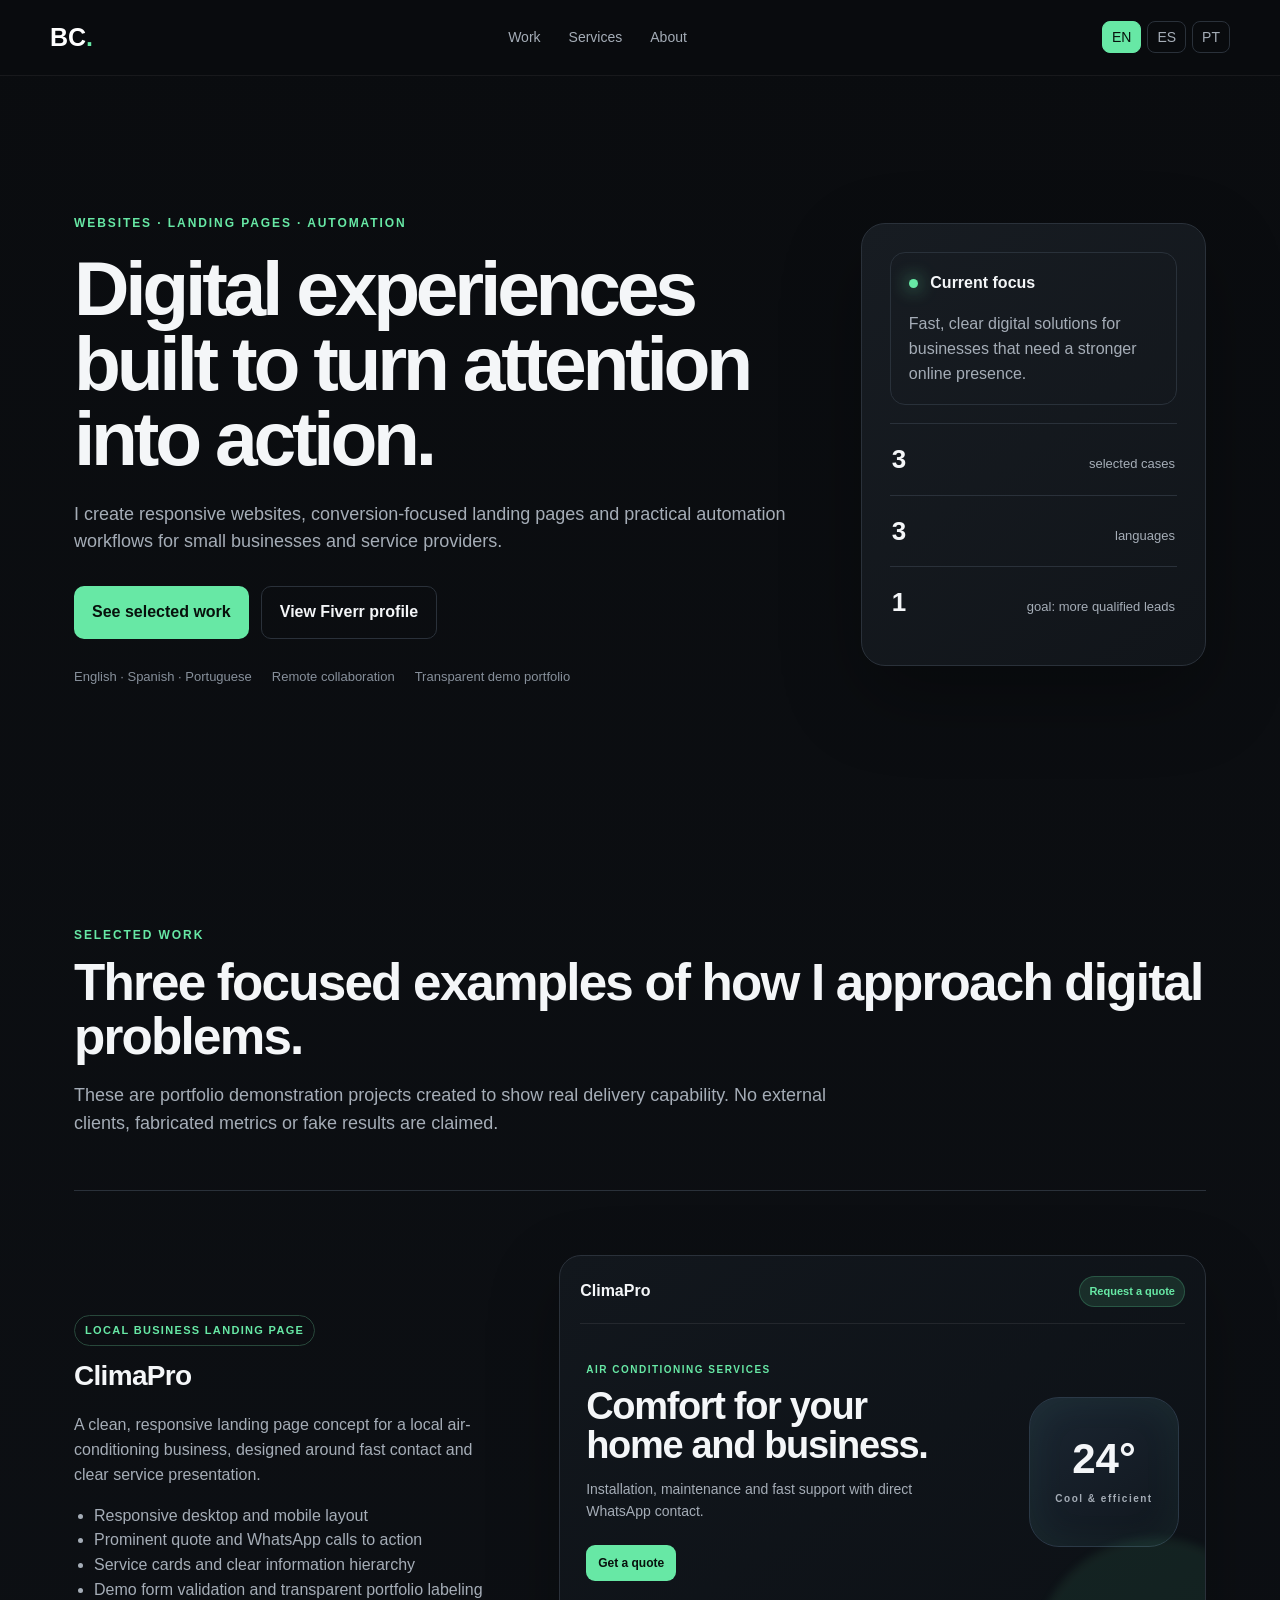
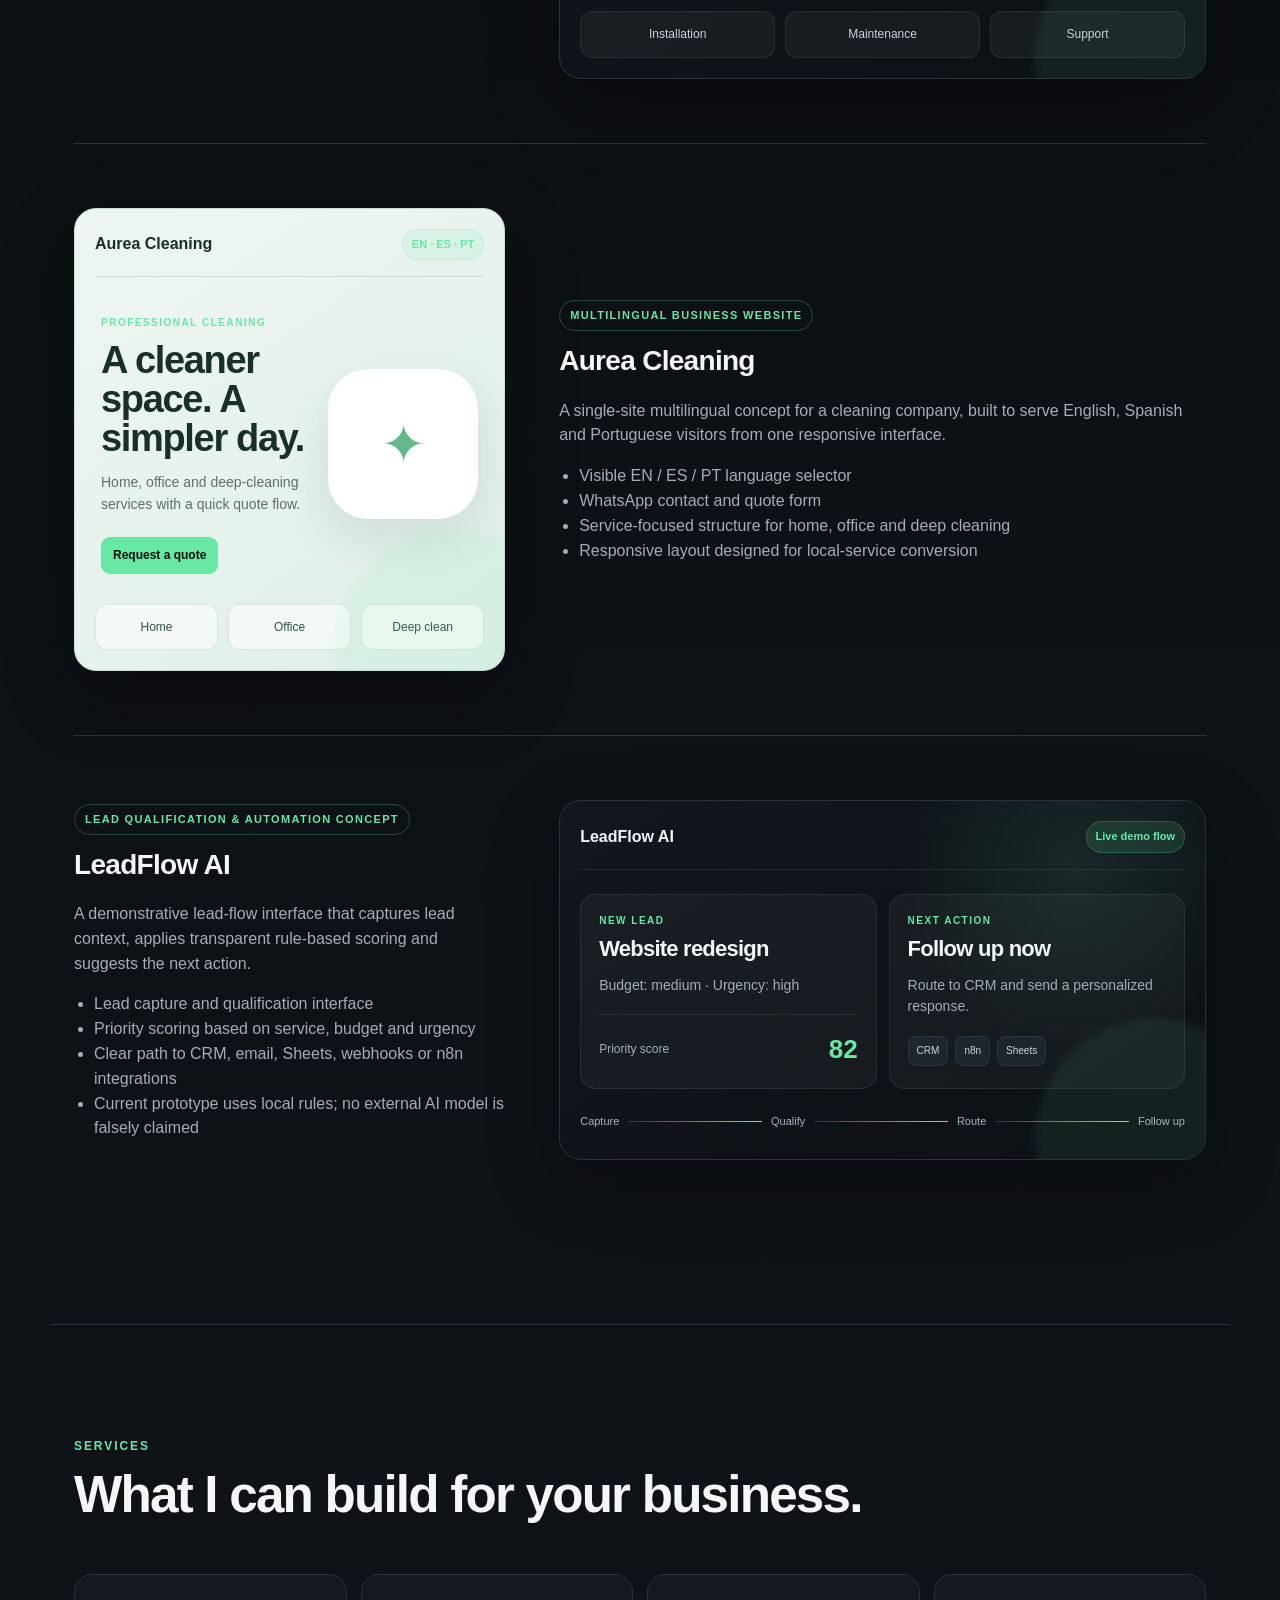
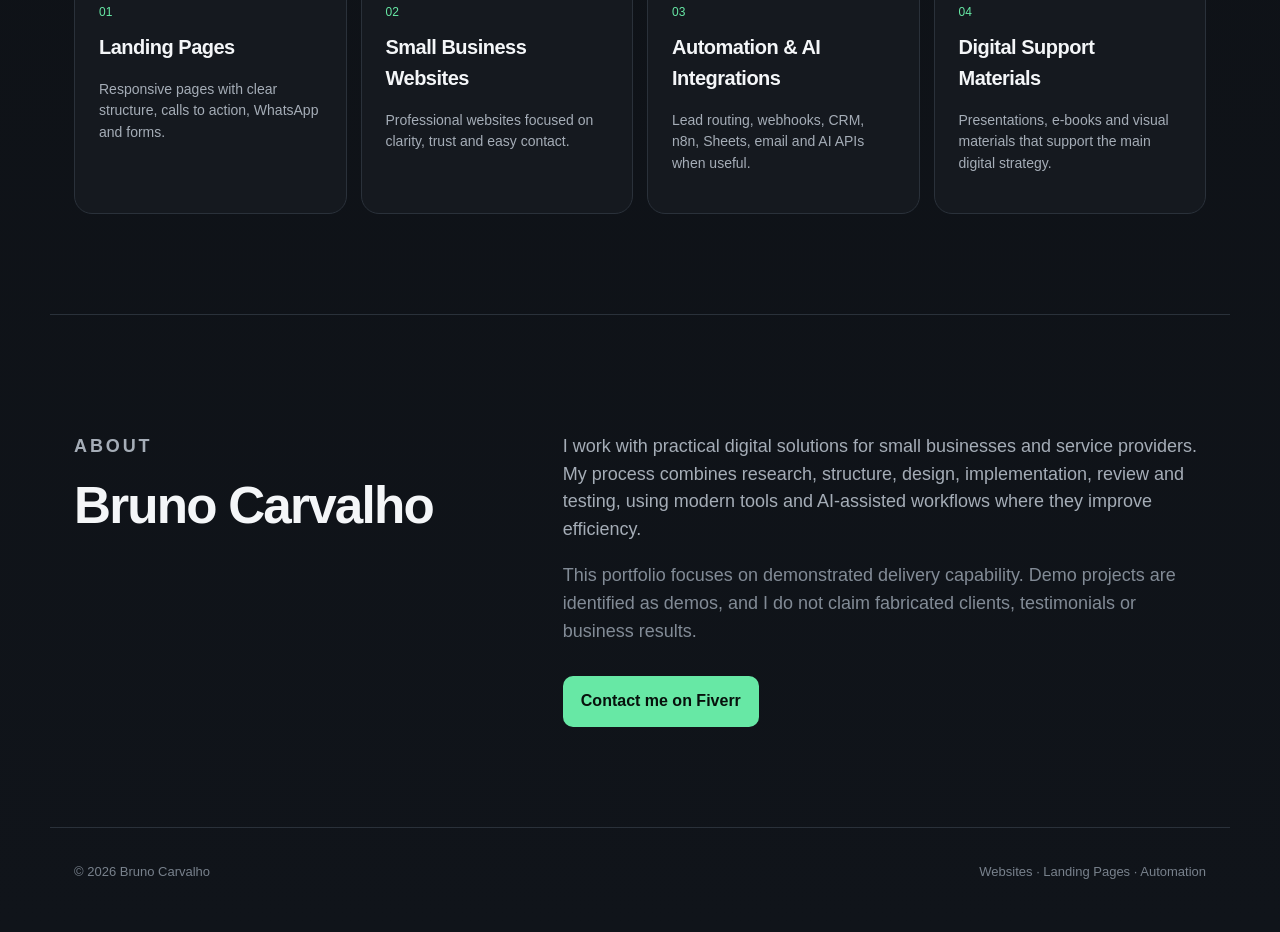
<file: index.html>
<!doctype html>
<html lang="en">
<head>
  <meta charset="utf-8">
  <meta name="viewport" content="width=device-width,initial-scale=1">
  <meta name="description" content="Portfolio of Bruno Carvalho: websites, landing pages and automation workflows for small businesses.">
  <title>Bruno Carvalho | Websites, Landing Pages & Automation</title>
  <link rel="stylesheet" href="style.css">
</head>
<body>
<header class="nav">
  <a class="brand" href="#top">BC<span>.</span></a>
  <nav>
    <a href="#work" data-i18n="navWork">Work</a>
    <a href="#services" data-i18n="navServices">Services</a>
    <a href="#about" data-i18n="navAbout">About</a>
  </nav>
  <div class="lang" aria-label="Language selector">
    <button data-lang="en" class="active">EN</button>
    <button data-lang="es">ES</button>
    <button data-lang="pt">PT</button>
  </div>
</header>

<main id="top">
  <section class="hero">
    <div>
      <p class="eyebrow" data-i18n="eyebrow">WEBSITES · LANDING PAGES · AUTOMATION</p>
      <h1 data-i18n="heroTitle">Digital experiences built to turn attention into action.</h1>
      <p class="hero-copy" data-i18n="heroCopy">I create responsive websites, conversion-focused landing pages and practical automation workflows for small businesses and service providers.</p>
      <div class="hero-actions">
        <a class="btn primary" href="#work" data-i18n="seeWork">See selected work</a>
        <a class="btn ghost" href="https://www.fiverr.com/bndelax" target="_blank" rel="noopener" data-i18n="fiverr">View Fiverr profile</a>
      </div>
      <div class="trust">
        <span data-i18n="languages">English · Spanish · Portuguese</span>
        <span data-i18n="remote">Remote collaboration</span>
        <span data-i18n="demoNote">Transparent demo portfolio</span>
      </div>
    </div>
    <div class="hero-card">
      <div class="mini-card">
        <span class="dot"></span>
        <strong data-i18n="focus">Current focus</strong>
        <p data-i18n="focusText">Fast, clear digital solutions for businesses that need a stronger online presence.</p>
      </div>
      <div class="metric"><b>3</b><span data-i18n="cases">selected cases</span></div>
      <div class="metric"><b>3</b><span data-i18n="langs">languages</span></div>
      <div class="metric"><b>1</b><span data-i18n="goal">goal: more qualified leads</span></div>
    </div>
  </section>

  <section id="work" class="section">
    <div class="section-head">
      <p class="eyebrow" data-i18n="selectedWork">SELECTED WORK</p>
      <h2 data-i18n="workTitle">Three focused examples of how I approach digital problems.</h2>
      <p data-i18n="workIntro">These are portfolio demonstration projects created to show real delivery capability. No external clients, fabricated metrics or fake results are claimed.</p>
    </div>

    <article class="case">
      <div class="case-copy">
        <span class="tag" data-i18n="case1Tag">LOCAL BUSINESS LANDING PAGE</span>
        <h3>ClimaPro</h3>
        <p data-i18n="case1Intro">A clean, responsive landing page concept for a local air-conditioning business, designed around fast contact and clear service presentation.</p>
        <ul>
          <li data-i18n="case1a">Responsive desktop and mobile layout</li>
          <li data-i18n="case1b">Prominent quote and WhatsApp calls to action</li>
          <li data-i18n="case1c">Service cards and clear information hierarchy</li>
          <li data-i18n="case1d">Demo form validation and transparent portfolio labeling</li>
        </ul>
      </div>
      <div class="project-preview climate-preview" aria-label="ClimaPro landing page preview">
        <div class="preview-top"><span>ClimaPro</span><span class="preview-pill">Request a quote</span></div>
        <div class="preview-hero">
          <div>
            <small>AIR CONDITIONING SERVICES</small>
            <strong>Comfort for your home and business.</strong>
            <p>Installation, maintenance and fast support with direct WhatsApp contact.</p>
            <span class="preview-cta">Get a quote</span>
          </div>
          <div class="preview-device"><span>24°</span><small>Cool & efficient</small></div>
        </div>
        <div class="preview-cards"><span>Installation</span><span>Maintenance</span><span>Support</span></div>
      </div>
    </article>

    <article class="case reverse">
      <div class="case-copy">
        <span class="tag" data-i18n="case2Tag">MULTILINGUAL BUSINESS WEBSITE</span>
        <h3>Aurea Cleaning</h3>
        <p data-i18n="case2Intro">A single-site multilingual concept for a cleaning company, built to serve English, Spanish and Portuguese visitors from one responsive interface.</p>
        <ul>
          <li data-i18n="case2a">Visible EN / ES / PT language selector</li>
          <li data-i18n="case2b">WhatsApp contact and quote form</li>
          <li data-i18n="case2c">Service-focused structure for home, office and deep cleaning</li>
          <li data-i18n="case2d">Responsive layout designed for local-service conversion</li>
        </ul>
      </div>
      <div class="project-preview cleaning-preview" aria-label="Aurea Cleaning website preview">
        <div class="preview-top"><span>Aurea Cleaning</span><span class="preview-langs">EN · ES · PT</span></div>
        <div class="preview-hero">
          <div>
            <small>PROFESSIONAL CLEANING</small>
            <strong>A cleaner space. A simpler day.</strong>
            <p>Home, office and deep-cleaning services with a quick quote flow.</p>
            <span class="preview-cta">Request a quote</span>
          </div>
          <div class="preview-spark">✦</div>
        </div>
        <div class="preview-cards"><span>Home</span><span>Office</span><span>Deep clean</span></div>
      </div>
    </article>

    <article class="case">
      <div class="case-copy">
        <span class="tag" data-i18n="case3Tag">LEAD QUALIFICATION & AUTOMATION CONCEPT</span>
        <h3>LeadFlow AI</h3>
        <p data-i18n="case3Intro">A demonstrative lead-flow interface that captures lead context, applies transparent rule-based scoring and suggests the next action.</p>
        <ul>
          <li data-i18n="case3a">Lead capture and qualification interface</li>
          <li data-i18n="case3b">Priority scoring based on service, budget and urgency</li>
          <li data-i18n="case3c">Clear path to CRM, email, Sheets, webhooks or n8n integrations</li>
          <li data-i18n="case3d">Current prototype uses local rules; no external AI model is falsely claimed</li>
        </ul>
      </div>
      <div class="project-preview lead-preview" aria-label="LeadFlow AI interface preview">
        <div class="preview-top"><span>LeadFlow AI</span><span class="preview-pill">Live demo flow</span></div>
        <div class="lead-grid">
          <div class="lead-panel">
            <small>NEW LEAD</small>
            <strong>Website redesign</strong>
            <p>Budget: medium · Urgency: high</p>
            <div class="score-row"><span>Priority score</span><b>82</b></div>
          </div>
          <div class="lead-panel">
            <small>NEXT ACTION</small>
            <strong>Follow up now</strong>
            <p>Route to CRM and send a personalized response.</p>
            <div class="integration-row"><span>CRM</span><span>n8n</span><span>Sheets</span></div>
          </div>
        </div>
        <div class="flow-line"><span>Capture</span><i></i><span>Qualify</span><i></i><span>Route</span><i></i><span>Follow up</span></div>
      </div>
    </article>
  </section>

  <section id="services" class="section services">
    <div class="section-head">
      <p class="eyebrow" data-i18n="servicesEyebrow">SERVICES</p>
      <h2 data-i18n="servicesTitle">What I can build for your business.</h2>
    </div>
    <div class="service-grid">
      <div class="service"><span>01</span><h3 data-i18n="svc1">Landing Pages</h3><p data-i18n="svc1p">Responsive pages with clear structure, calls to action, WhatsApp and forms.</p></div>
      <div class="service"><span>02</span><h3 data-i18n="svc2">Small Business Websites</h3><p data-i18n="svc2p">Professional websites focused on clarity, trust and easy contact.</p></div>
      <div class="service"><span>03</span><h3 data-i18n="svc3">Automation & AI Integrations</h3><p data-i18n="svc3p">Lead routing, webhooks, CRM, n8n, Sheets, email and AI APIs when useful.</p></div>
      <div class="service"><span>04</span><h3 data-i18n="svc4">Digital Support Materials</h3><p data-i18n="svc4p">Presentations, e-books and visual materials that support the main digital strategy.</p></div>
    </div>
  </section>

  <section id="about" class="section about">
    <div>
      <p class="eyebrow" data-i18n="aboutEyebrow">ABOUT</p>
      <h2>Bruno Carvalho</h2>
    </div>
    <div>
      <p data-i18n="aboutText">I work with practical digital solutions for small businesses and service providers. My process combines research, structure, design, implementation, review and testing, using modern tools and AI-assisted workflows where they improve efficiency.</p>
      <p class="muted" data-i18n="aboutHonesty">This portfolio focuses on demonstrated delivery capability. Demo projects are identified as demos, and I do not claim fabricated clients, testimonials or business results.</p>
      <div class="hero-actions">
        <a class="btn primary" href="https://www.fiverr.com/bndelax" target="_blank" rel="noopener" data-i18n="contactFiverr">Contact me on Fiverr</a>
      </div>
    </div>
  </section>
</main>

<footer>
  <span>© 2026 Bruno Carvalho</span>
  <span data-i18n="footer">Websites · Landing Pages · Automation</span>
</footer>
<script src="script.js"></script>
</body>
</html>
</file>
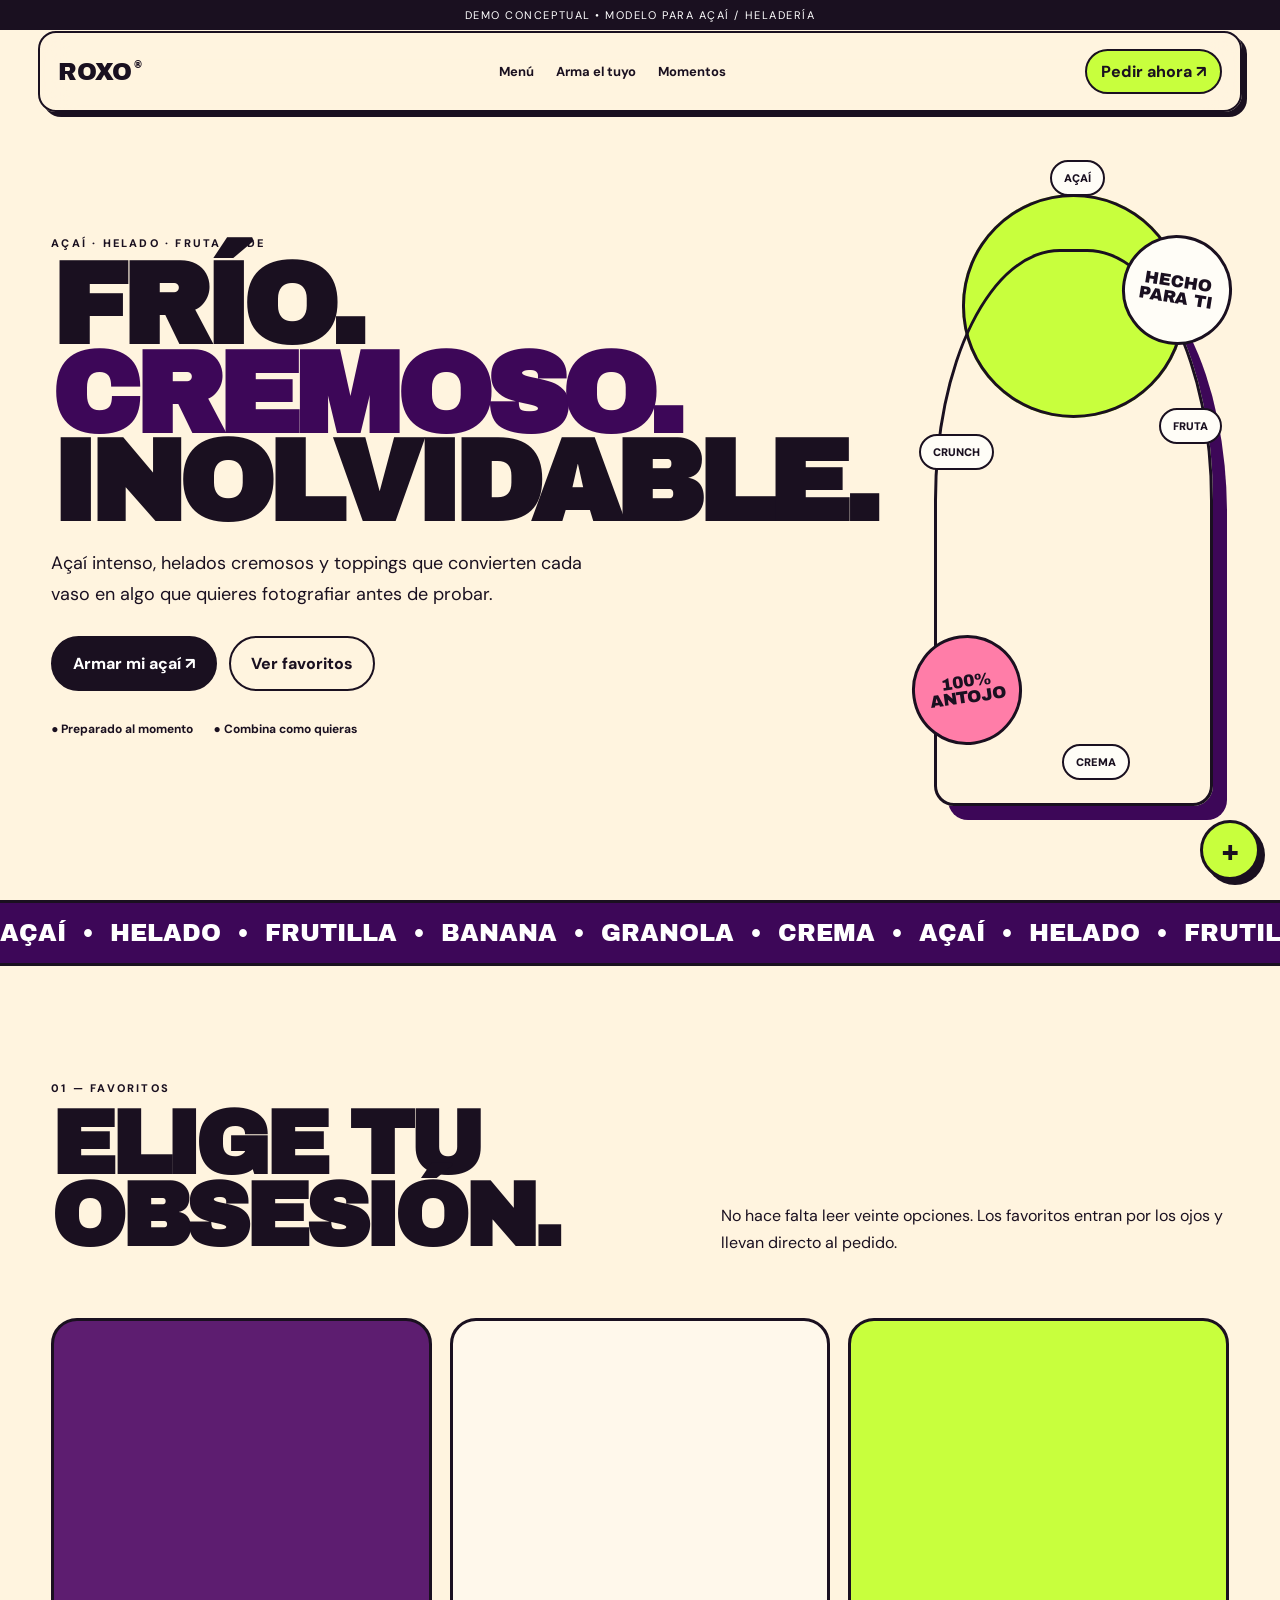
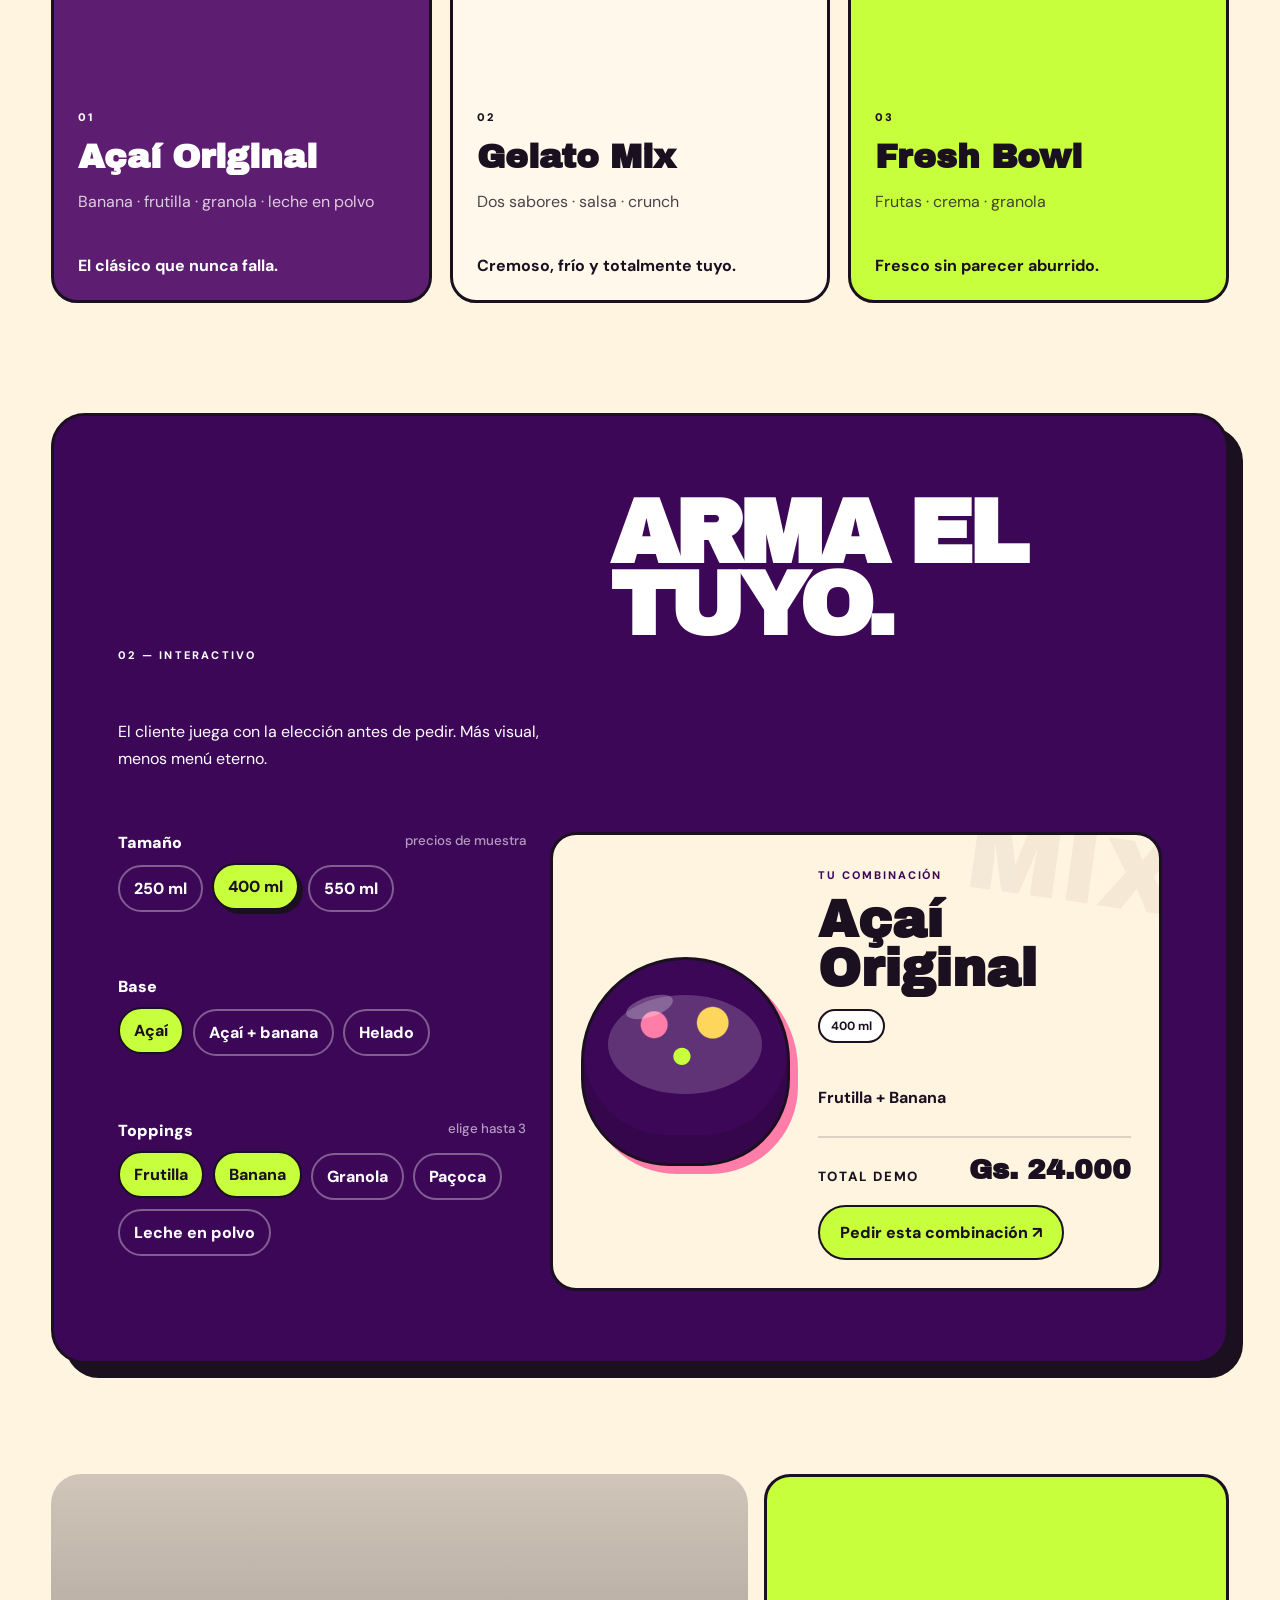
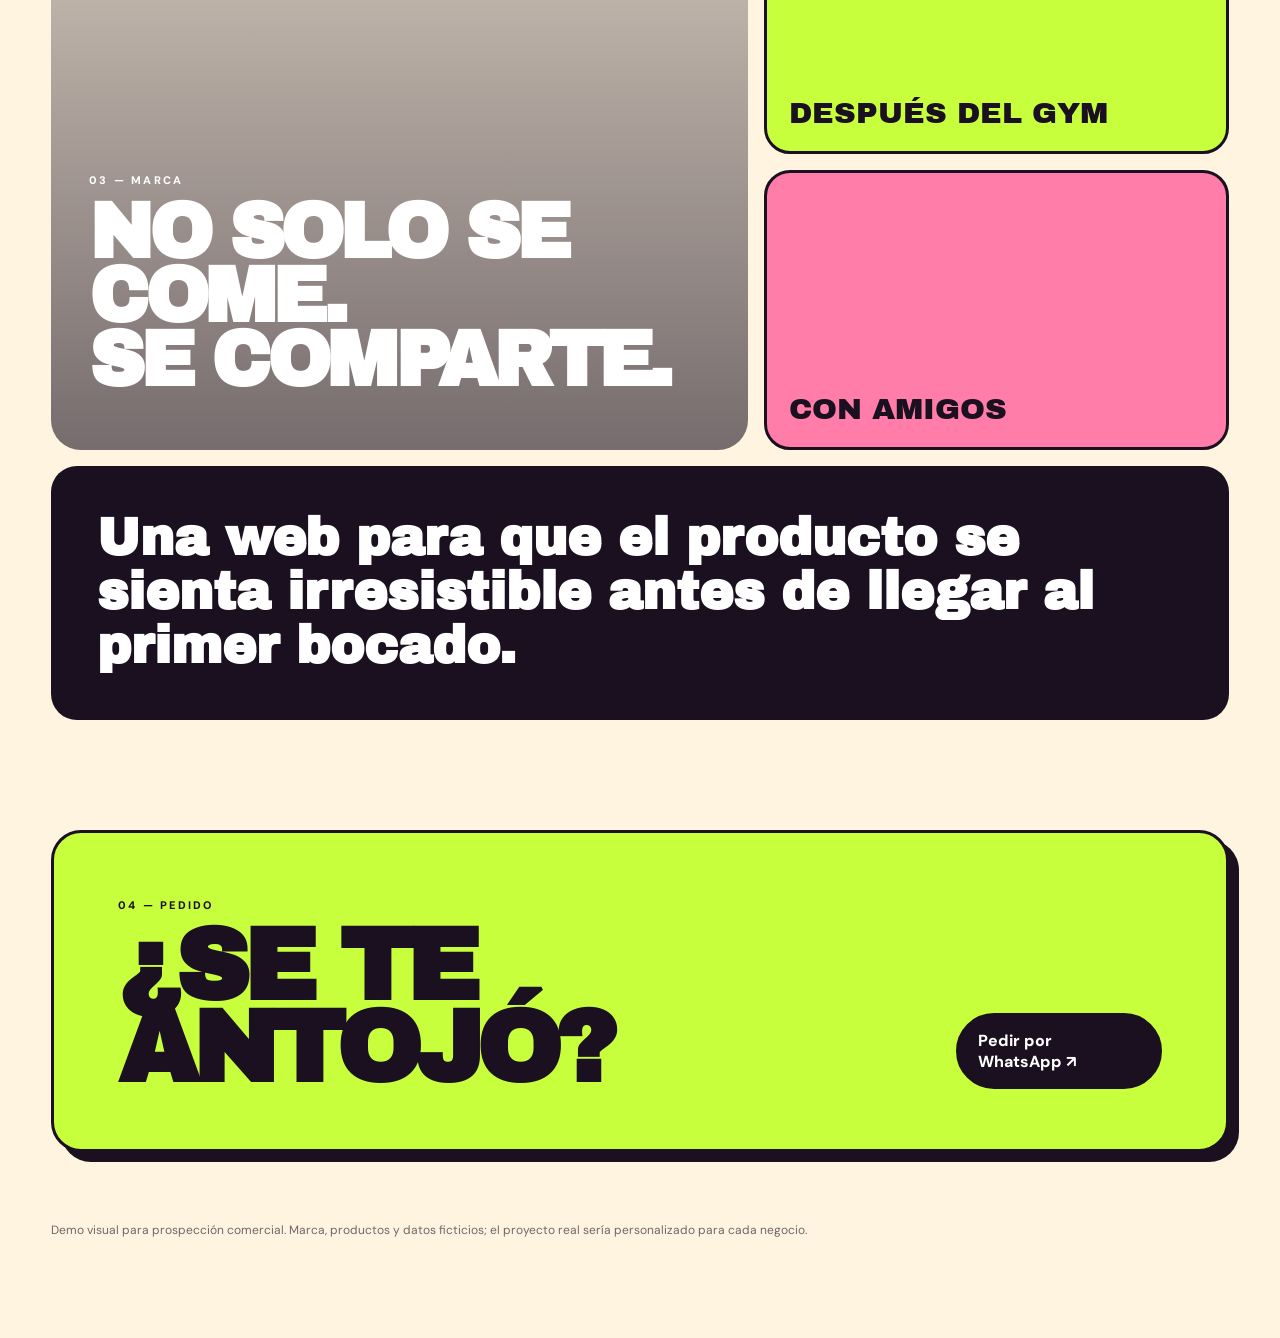
<file: demos/acai/index.html>
<!doctype html>
<html lang="es">
<head>
  <meta charset="utf-8">
  <meta name="viewport" content="width=device-width,initial-scale=1">
  <meta name="description" content="Demo conceptual de landing page para açaí, heladería y postres fríos.">
  <title>ROXO — Açaí & Ice Cream</title>
  <link rel="stylesheet" href="style.css?v=20261005g">
</head>
<body>
  <div class="demo">Demo conceptual • modelo para açaí / heladería</div>

  <nav class="nav">
    <a class="brand" href="#">ROXO<span>®</span></a>
    <div class="links"><a href="#menu">Menú</a><a href="#armalo">Arma el tuyo</a><a href="#momento">Momentos</a></div>
    <a class="nav-order" data-magnetic href="#pedido">Pedir ahora ↗</a>
  </nav>

  <main>
    <section class="hero">
      <div class="hero-copy reveal">
        <div class="kicker">Açaí · Helado · Fruta · CDE</div>
        <h1>FRÍO.<br><em>CREMOSO.</em><br>INOLVIDABLE.</h1>
        <p>Açaí intenso, helados cremosos y toppings que convierten cada vaso en algo que quieres fotografiar antes de probar.</p>
        <div class="actions">
          <a class="btn dark" data-magnetic href="#armalo">Armar mi açaí ↗</a>
          <a class="btn ghost" href="#menu">Ver favoritos</a>
        </div>
        <div class="micro"><span>● Preparado al momento</span><span>● Combina como quieras</span></div>
      </div>

      <div class="hero-art reveal" data-tilt>
        <div class="sun"></div>
        <div class="orbital"><span>AÇAÍ</span><span>FRUTA</span><span>CREMA</span><span>CRUNCH</span></div>
        <div class="bowl-photo"></div>
        <div class="sticker sticker-one">100%<br>ANTOJO</div>
        <div class="sticker sticker-two">HECHO<br>PARA TI</div>
      </div>
    </section>

    <div class="marquee" aria-hidden="true"><div>AÇAÍ &nbsp;•&nbsp; HELADO &nbsp;•&nbsp; FRUTILLA &nbsp;•&nbsp; BANANA &nbsp;•&nbsp; GRANOLA &nbsp;•&nbsp; CREMA &nbsp;•&nbsp; AÇAÍ &nbsp;•&nbsp; HELADO &nbsp;•&nbsp; FRUTILLA &nbsp;•&nbsp; BANANA &nbsp;•&nbsp; GRANOLA &nbsp;•&nbsp; CREMA &nbsp;•&nbsp;</div></div>

    <section id="menu" class="section menu">
      <div class="section-top reveal">
        <div><span class="kicker">01 — Favoritos</span><h2>ELIGE TU<br>OBSESIÓN.</h2></div>
        <p>No hace falta leer veinte opciones. Los favoritos entran por los ojos y llevan directo al pedido.</p>
      </div>

      <div class="menu-grid">
        <article class="product purple reveal">
          <div class="product-photo acai"></div>
          <div class="product-copy"><span>01</span><h3>Açaí Original</h3><p>Banana · frutilla · granola · leche en polvo</p><b>El clásico que nunca falla.</b></div>
        </article>
        <article class="product cream reveal">
          <div class="product-photo gelato"></div>
          <div class="product-copy"><span>02</span><h3>Gelato Mix</h3><p>Dos sabores · salsa · crunch</p><b>Cremoso, frío y totalmente tuyo.</b></div>
        </article>
        <article class="product lime reveal">
          <div class="product-photo fruit"></div>
          <div class="product-copy"><span>03</span><h3>Fresh Bowl</h3><p>Frutas · crema · granola</p><b>Fresco sin parecer aburrido.</b></div>
        </article>
      </div>
    </section>

    <section id="armalo" class="builder reveal">
      <div class="builder-copy">
        <span class="kicker">02 — Interactivo</span>
        <h2>ARMA EL TUYO.</h2>
        <p>El cliente juega con la elección antes de pedir. Más visual, menos menú eterno.</p>
      </div>

      <div class="builder-ui" data-acai-builder>
        <div class="builder-controls">
          <div class="control-block">
            <label>Tamaño <small>precios de muestra</small></label>
            <div class="choice-row size-row">
              <button class="choice size-choice" data-size="250 ml" data-price="18000">250 ml</button>
              <button class="choice size-choice active" data-size="400 ml" data-price="24000">400 ml</button>
              <button class="choice size-choice" data-size="550 ml" data-price="30000">550 ml</button>
            </div>
          </div>
          <div class="control-block">
            <label>Base</label>
            <div class="choice-row">
              <button class="choice active" data-base="Açaí Original" data-tone="#3d0758">Açaí</button>
              <button class="choice" data-base="Açaí + Banana" data-tone="#5a245d">Açaí + banana</button>
              <button class="choice" data-base="Helado cremoso" data-tone="#caaee0">Helado</button>
            </div>
          </div>
          <div class="control-block">
            <label>Toppings <small>elige hasta 3</small></label>
            <div class="topping-row">
              <button class="topping active" data-topping="Frutilla">Frutilla</button>
              <button class="topping active" data-topping="Banana">Banana</button>
              <button class="topping" data-topping="Granola">Granola</button>
              <button class="topping" data-topping="Paçoca">Paçoca</button>
              <button class="topping" data-topping="Leche en polvo">Leche en polvo</button>
            </div>
          </div>
        </div>

        <div class="preview">
          <div class="preview-bowl" data-preview-bowl><div class="shine"></div></div>
          <div class="preview-text">
            <span>Tu combinación</span>
            <strong data-build-title>Açaí Original</strong>
            <p class="build-size" data-build-size>400 ml</p>
            <p data-build-toppings>Frutilla + Banana</p>
            <div class="build-total"><small>Total demo</small><b data-build-price>Gs. 24.000</b></div>
            <a class="btn lime-btn" data-magnetic data-demo-action="En el sitio real, este botón abriría WhatsApp con la combinación elegida." href="#">Pedir esta combinación ↗</a>
          </div>
        </div>
      </div>
    </section>

    <section id="momento" class="section mood">
      <div class="mood-grid">
        <div class="mood-big reveal"><div><span class="kicker">03 — Marca</span><h2>NO SOLO SE COME.<br>SE COMPARTE.</h2></div></div>
        <div class="mood-small one reveal"><span>DESPUÉS DEL GYM</span></div>
        <div class="mood-small two reveal"><span>CON AMIGOS</span></div>
        <div class="mood-quote reveal"><strong>Una web para que el producto se sienta irresistible antes de llegar al primer bocado.</strong></div>
      </div>
    </section>

    <section id="pedido" class="final-cta reveal">
      <div>
        <span class="kicker">04 — Pedido</span>
        <h2>¿SE TE ANTOJÓ?</h2>
      </div>
      <a class="btn dark" data-magnetic data-demo-action="En el sitio real, este botón abriría el WhatsApp del negocio o el sistema de pedidos." href="#">Pedir por WhatsApp ↗</a>
    </section>
  </main>

  <footer>Demo visual para prospección comercial. Marca, productos y datos ficticios; el proyecto real sería personalizado para cada negocio.</footer>
  <a class="float-order" href="#armalo" aria-label="Armar pedido">+</a>

  <script src="../script.js?v=20261005d"></script>
  <script src="../enhance.js?v=20261005d"></script>
  <script src="acai.js?v=20261005d"></script>
</body>
</html>
</file>
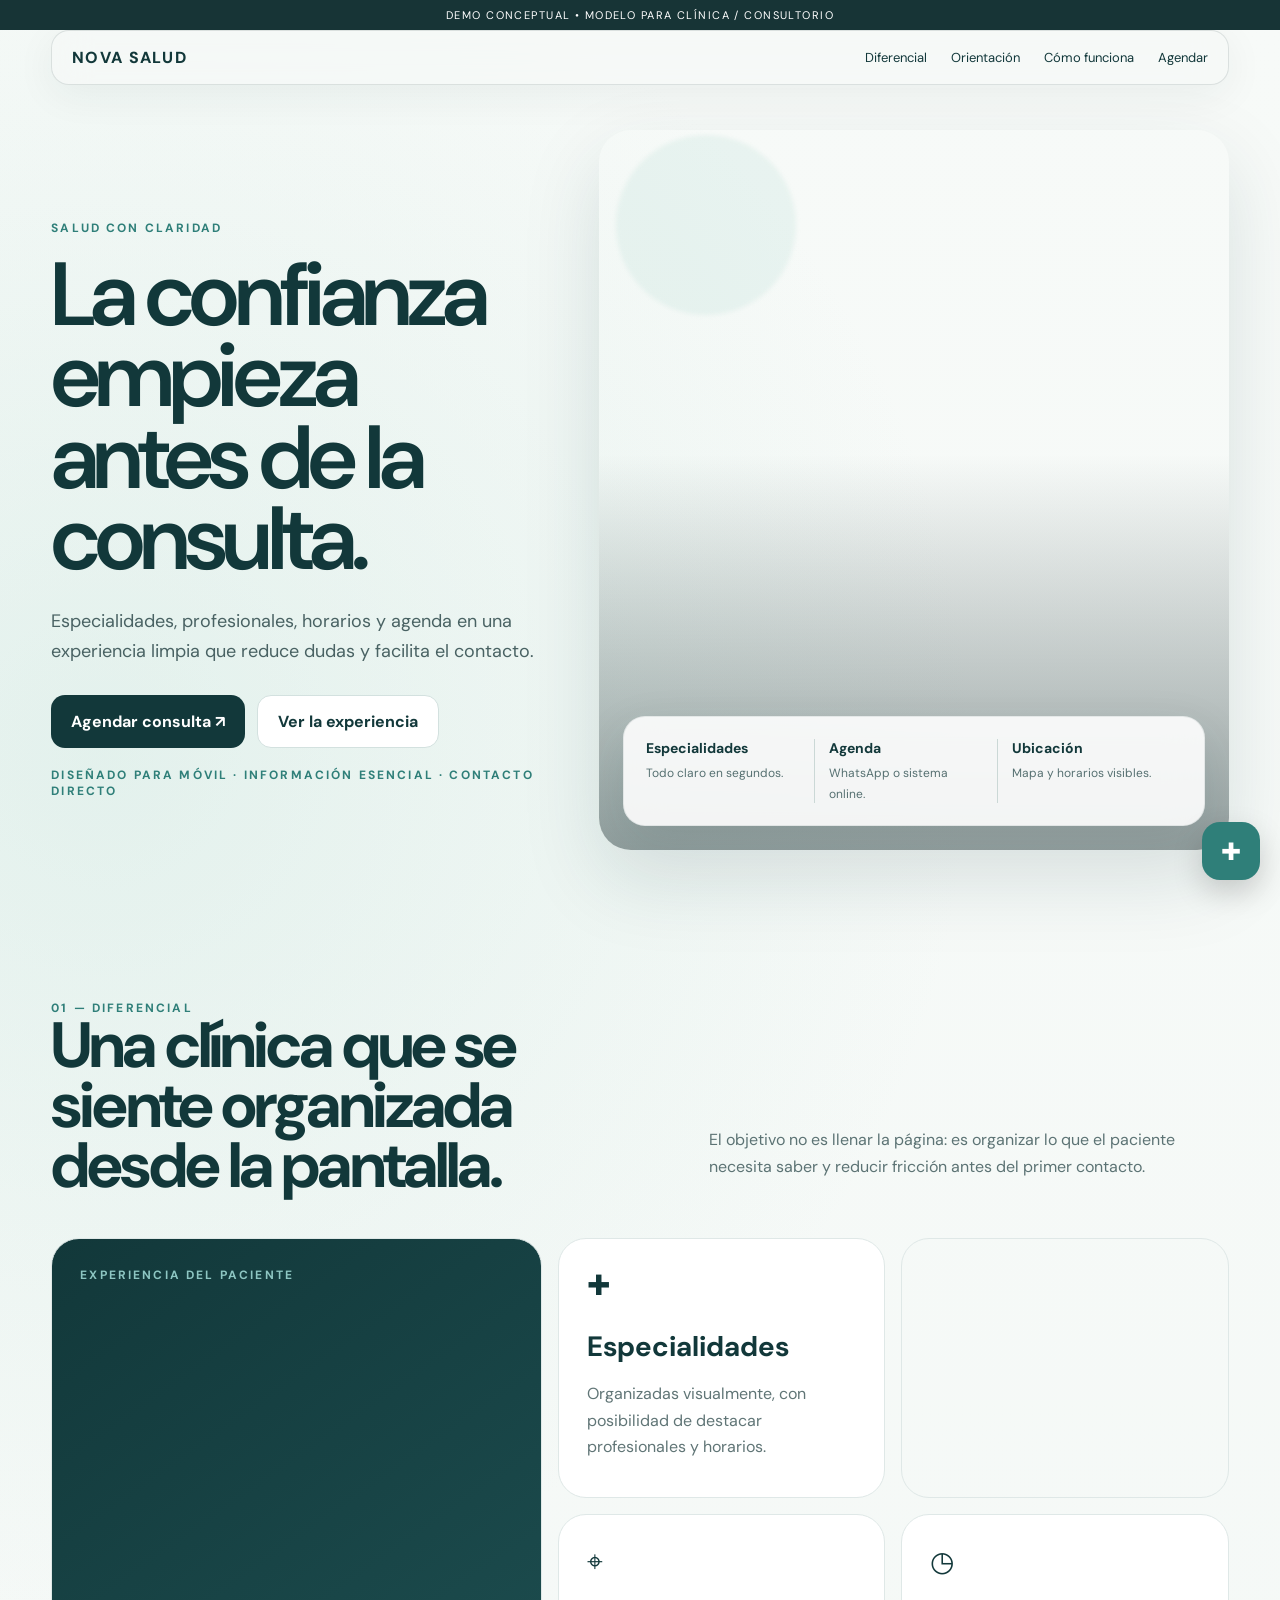
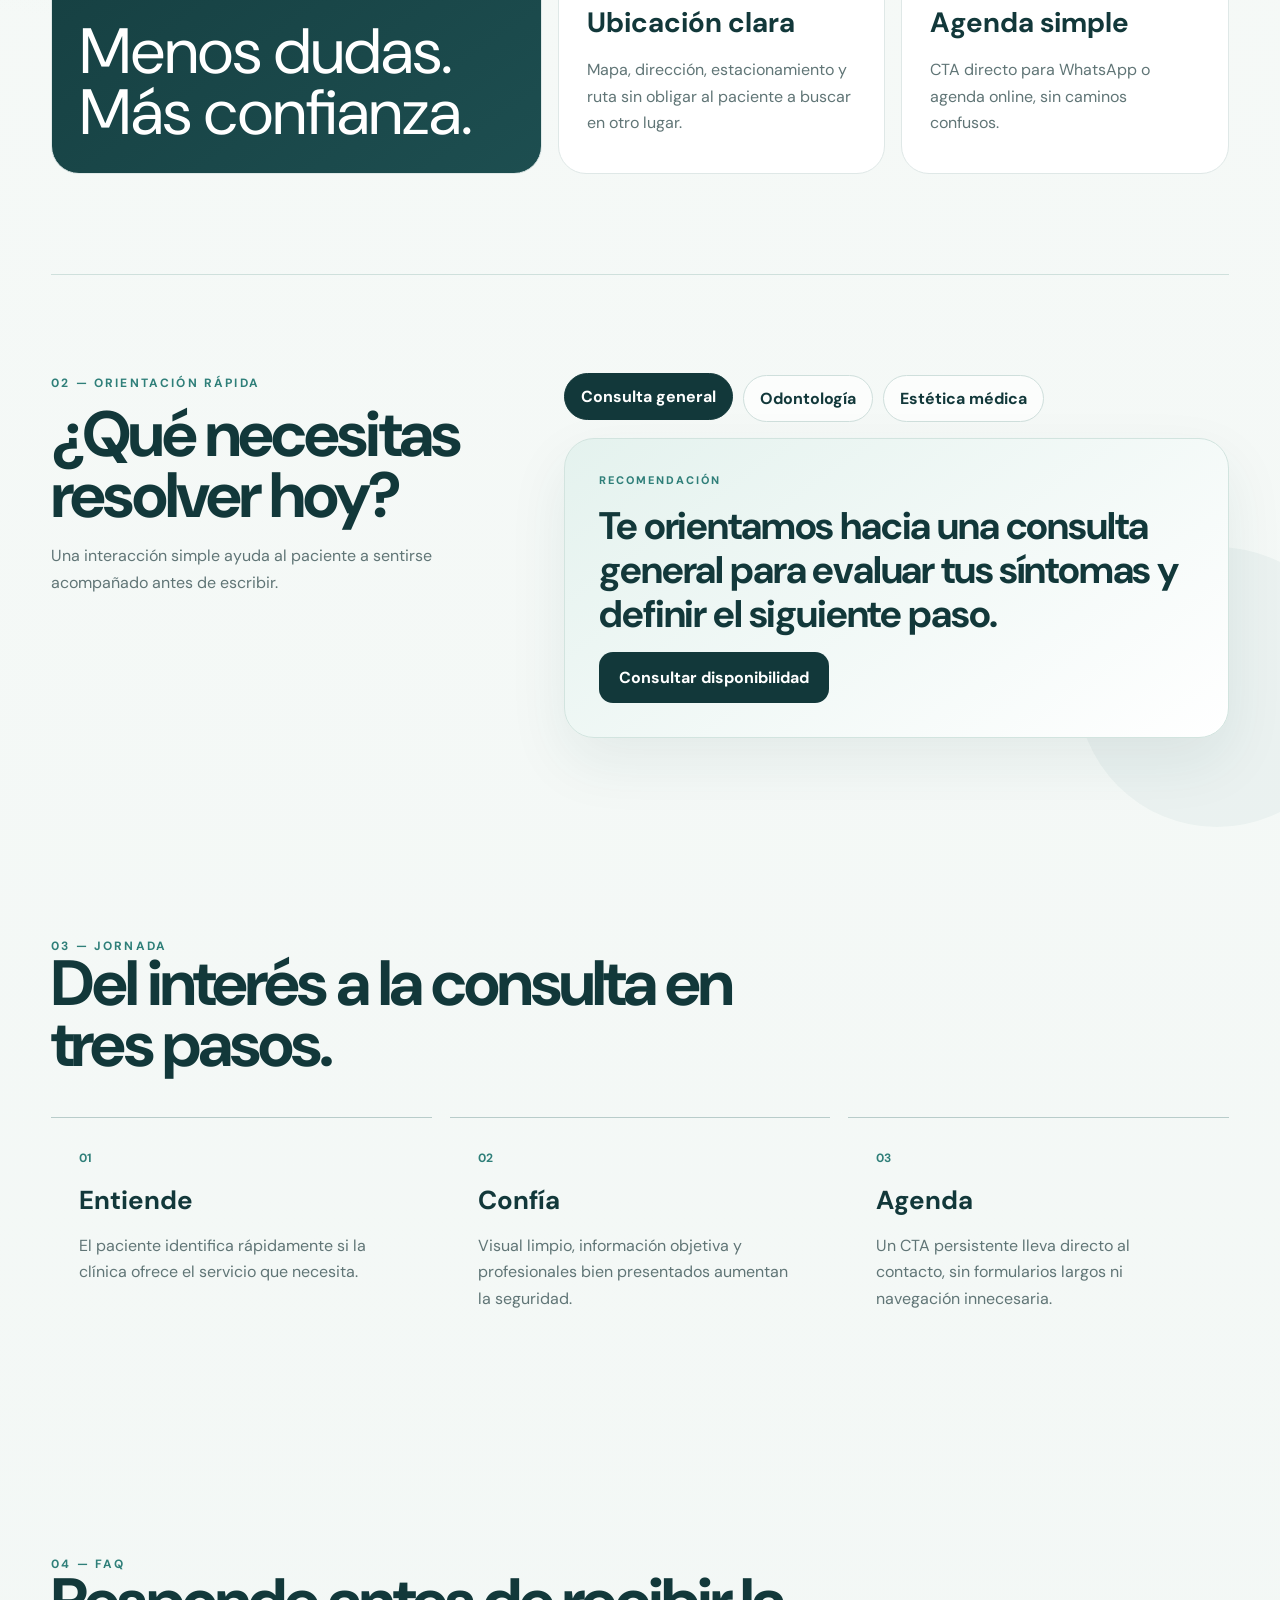
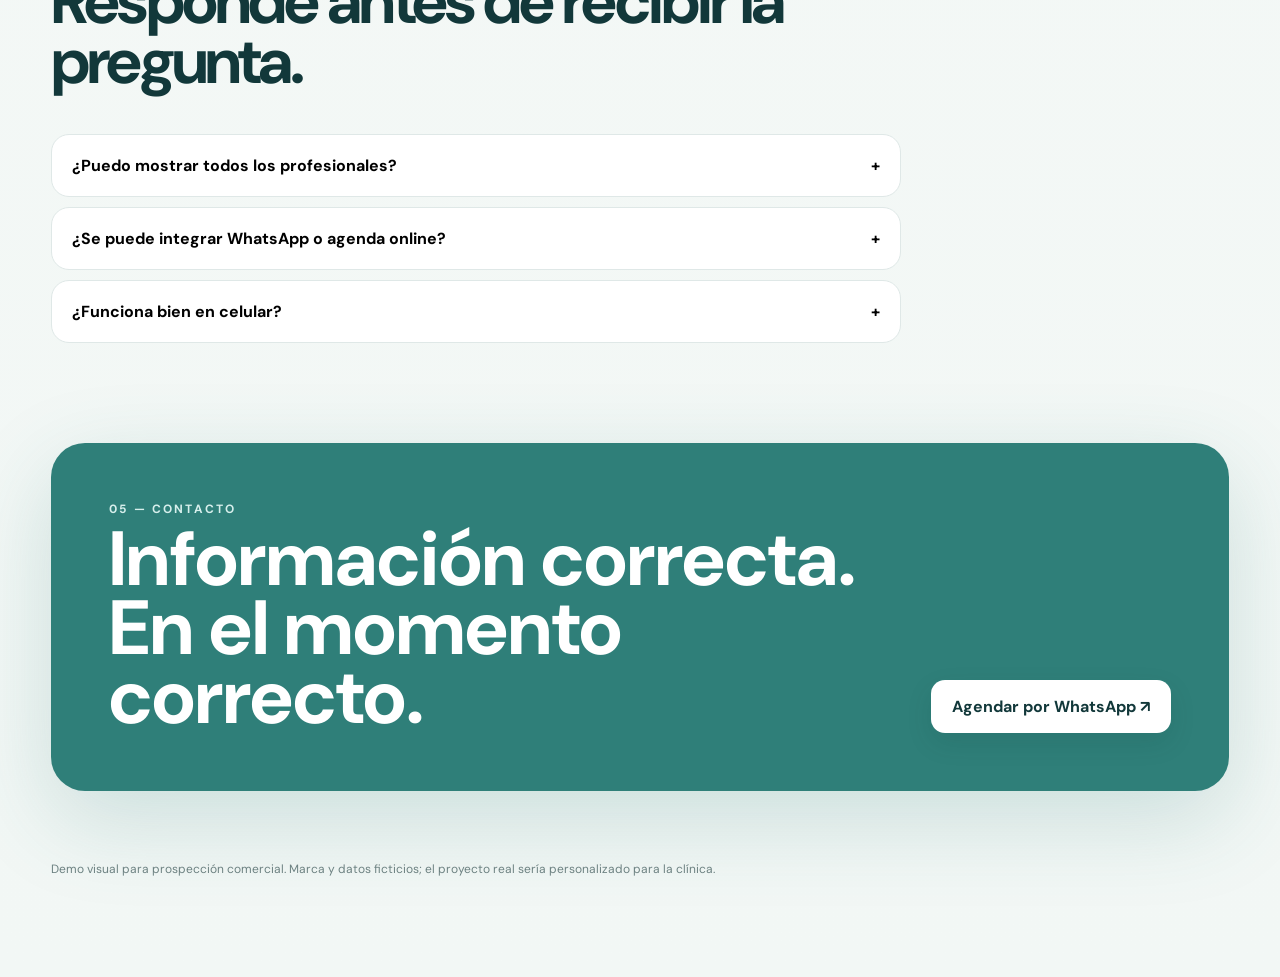
<file: demos/clinica/index.html>
<!doctype html>
<html lang="es">
<head>
  <meta charset="utf-8">
  <meta name="viewport" content="width=device-width,initial-scale=1">
  <meta name="description" content="Demo conceptual de sitio web moderno para clínica o consultorio.">
  <title>NOVA Salud — Clínica moderna</title>
  <link rel="stylesheet" href="style.css?v=20261006c">
</head>
<body>
  <div class="demo">Demo conceptual • modelo para clínica / consultorio</div>
  <nav class="nav">
    <div class="brand">NOVA SALUD</div>
    <div class="links">
      <a href="#diferencial">Diferencial</a>
      <a href="#orientacion">Orientación</a>
      <a href="#como">Cómo funciona</a>
      <a href="#contacto">Agendar</a>
    </div>
  </nav>

  <main class="shell">
    <section class="hero">
      <div class="hero-copy reveal">
        <div>
          <div class="eyebrow">Salud con claridad</div>
          <h1>La confianza empieza antes de la consulta.</h1>
          <p>Especialidades, profesionales, horarios y agenda en una experiencia limpia que reduce dudas y facilita el contacto.</p>
          <div class="actions">
            <a class="btn primary" data-magnetic href="#contacto">Agendar consulta ↗</a>
            <a class="btn secondary" href="#diferencial">Ver la experiencia</a>
          </div>
        </div>
        <div class="eyebrow">Diseñado para móvil · información esencial · contacto directo</div>
      </div>
      <div class="hero-media reveal">
        <div class="mini-panel">
          <div><strong>Especialidades</strong><span>Todo claro en segundos.</span></div>
          <div><strong>Agenda</strong><span>WhatsApp o sistema online.</span></div>
          <div><strong>Ubicación</strong><span>Mapa y horarios visibles.</span></div>
        </div>
      </div>
    </section>

    <section id="diferencial" class="section">
      <div class="section-head reveal">
        <div>
          <div class="eyebrow">01 — Diferencial</div>
          <h2>Una clínica que se siente organizada desde la pantalla.</h2>
        </div>
        <p>El objetivo no es llenar la página: es organizar lo que el paciente necesita saber y reducir fricción antes del primer contacto.</p>
      </div>

      <div class="bento">
        <article class="tile big reveal">
          <div class="eyebrow" style="color:#8dc6c2">Experiencia del paciente</div>
          <div class="bigline">Menos dudas.<br>Más confianza.</div>
        </article>
        <article class="tile reveal"><div class="icon">✚</div><h3>Especialidades</h3><p>Organizadas visualmente, con posibilidad de destacar profesionales y horarios.</p></article>
        <article class="tile image reveal" aria-label="Profesional de salud"></article>
        <article class="tile reveal"><div class="icon">⌖</div><h3>Ubicación clara</h3><p>Mapa, dirección, estacionamiento y ruta sin obligar al paciente a buscar en otro lugar.</p></article>
        <article class="tile reveal"><div class="icon">◷</div><h3>Agenda simple</h3><p>CTA directo para WhatsApp o agenda online, sin caminos confusos.</p></article>
      </div>
    </section>

    <section id="orientacion" class="section decision reveal" data-choice-group>
      <div class="decision-copy">
        <div class="eyebrow">02 — Orientación rápida</div>
        <h2>¿Qué necesitas resolver hoy?</h2>
        <p>Una interacción simple ayuda al paciente a sentirse acompañado antes de escribir.</p>
      </div>
      <div class="decision-ui">
        <div class="choice-row">
          <button class="choice active" data-choice data-message="Te orientamos hacia una consulta general para evaluar tus síntomas y definir el siguiente paso." data-cta="Consultar disponibilidad">Consulta general</button>
          <button class="choice" data-choice data-message="Podemos mostrar tratamientos, profesionales y horarios de odontología en una vista específica." data-cta="Ver odontología">Odontología</button>
          <button class="choice" data-choice data-message="El sitio puede explicar cada procedimiento estético con información clara antes de agendar." data-cta="Ver estética">Estética médica</button>
        </div>
        <div class="choice-card">
          <span class="choice-label">Recomendación</span>
          <strong data-choice-output>Te orientamos hacia una consulta general para evaluar tus síntomas y definir el siguiente paso.</strong>
          <a class="btn primary" data-choice-cta data-magnetic href="#contacto">Consultar disponibilidad</a>
        </div>
      </div>
    </section>

    <section id="como" class="section">
      <div class="section-head reveal">
        <div>
          <div class="eyebrow">03 — Jornada</div>
          <h2>Del interés a la consulta en tres pasos.</h2>
        </div>
      </div>
      <div class="flow">
        <div class="step reveal"><span>01</span><h3>Entiende</h3><p>El paciente identifica rápidamente si la clínica ofrece el servicio que necesita.</p></div>
        <div class="step reveal"><span>02</span><h3>Confía</h3><p>Visual limpio, información objetiva y profesionales bien presentados aumentan la seguridad.</p></div>
        <div class="step reveal"><span>03</span><h3>Agenda</h3><p>Un CTA persistente lleva directo al contacto, sin formularios largos ni navegación innecesaria.</p></div>
      </div>
    </section>

    <section id="faq" class="section">
      <div class="section-head reveal">
        <div>
          <div class="eyebrow">04 — FAQ</div>
          <h2>Responde antes de recibir la pregunta.</h2>
        </div>
      </div>
      <div class="faq reveal">
        <div class="faq-item"><button class="faq-q">¿Puedo mostrar todos los profesionales?<span>+</span></button><div class="faq-a"><div>Sí. La versión real puede incluir perfiles, especialidades, horarios y botones de agenda específicos.</div></div></div>
        <div class="faq-item"><button class="faq-q">¿Se puede integrar WhatsApp o agenda online?<span>+</span></button><div class="faq-a"><div>Sí. El CTA puede abrir WhatsApp, un formulario o el sistema de agenda que la clínica ya utilice.</div></div></div>
        <div class="faq-item"><button class="faq-q">¿Funciona bien en celular?<span>+</span></button><div class="faq-a"><div>Sí. La experiencia está pensada primero para móvil, donde muchas personas buscan información y contacto.</div></div></div>
      </div>
    </section>
  </main>

  <section id="contacto" class="cta-panel reveal">
    <div>
      <div class="eyebrow" style="color:#d7efec">05 — Contacto</div>
      <h2>Información correcta. En el momento correcto.</h2>
    </div>
    <a class="btn cta-light" data-magnetic data-demo-action="En el sitio real, este botón abriría el WhatsApp o la agenda de la clínica." href="#">Agendar por WhatsApp ↗</a>
  </section>

  <footer class="footer">Demo visual para prospección comercial. Marca y datos ficticios; el proyecto real sería personalizado para la clínica.</footer>
  <a class="float" href="#contacto" aria-label="Ir a contacto">✚</a>

  <script src="../script.js?v=20261005d"></script>
  <script src="../enhance.js?v=20261005d"></script>
</body>
</html>
</file>
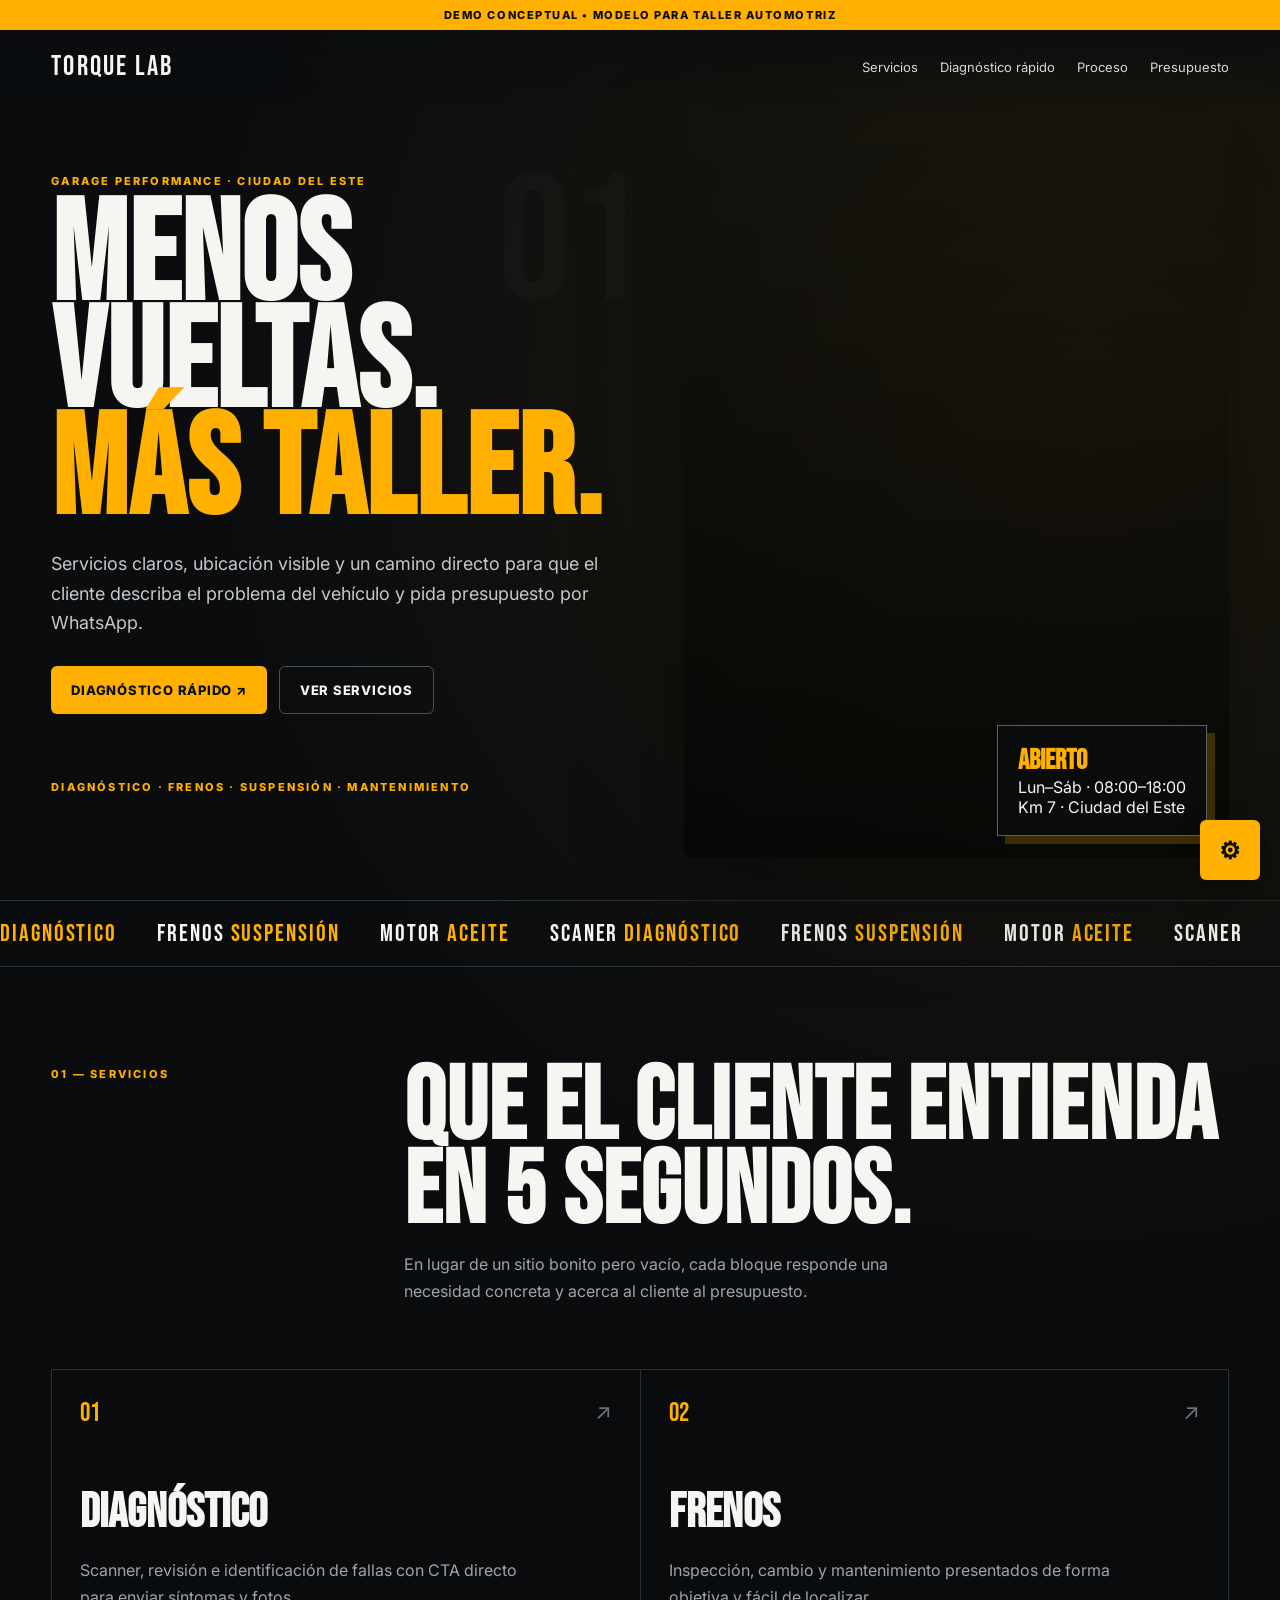
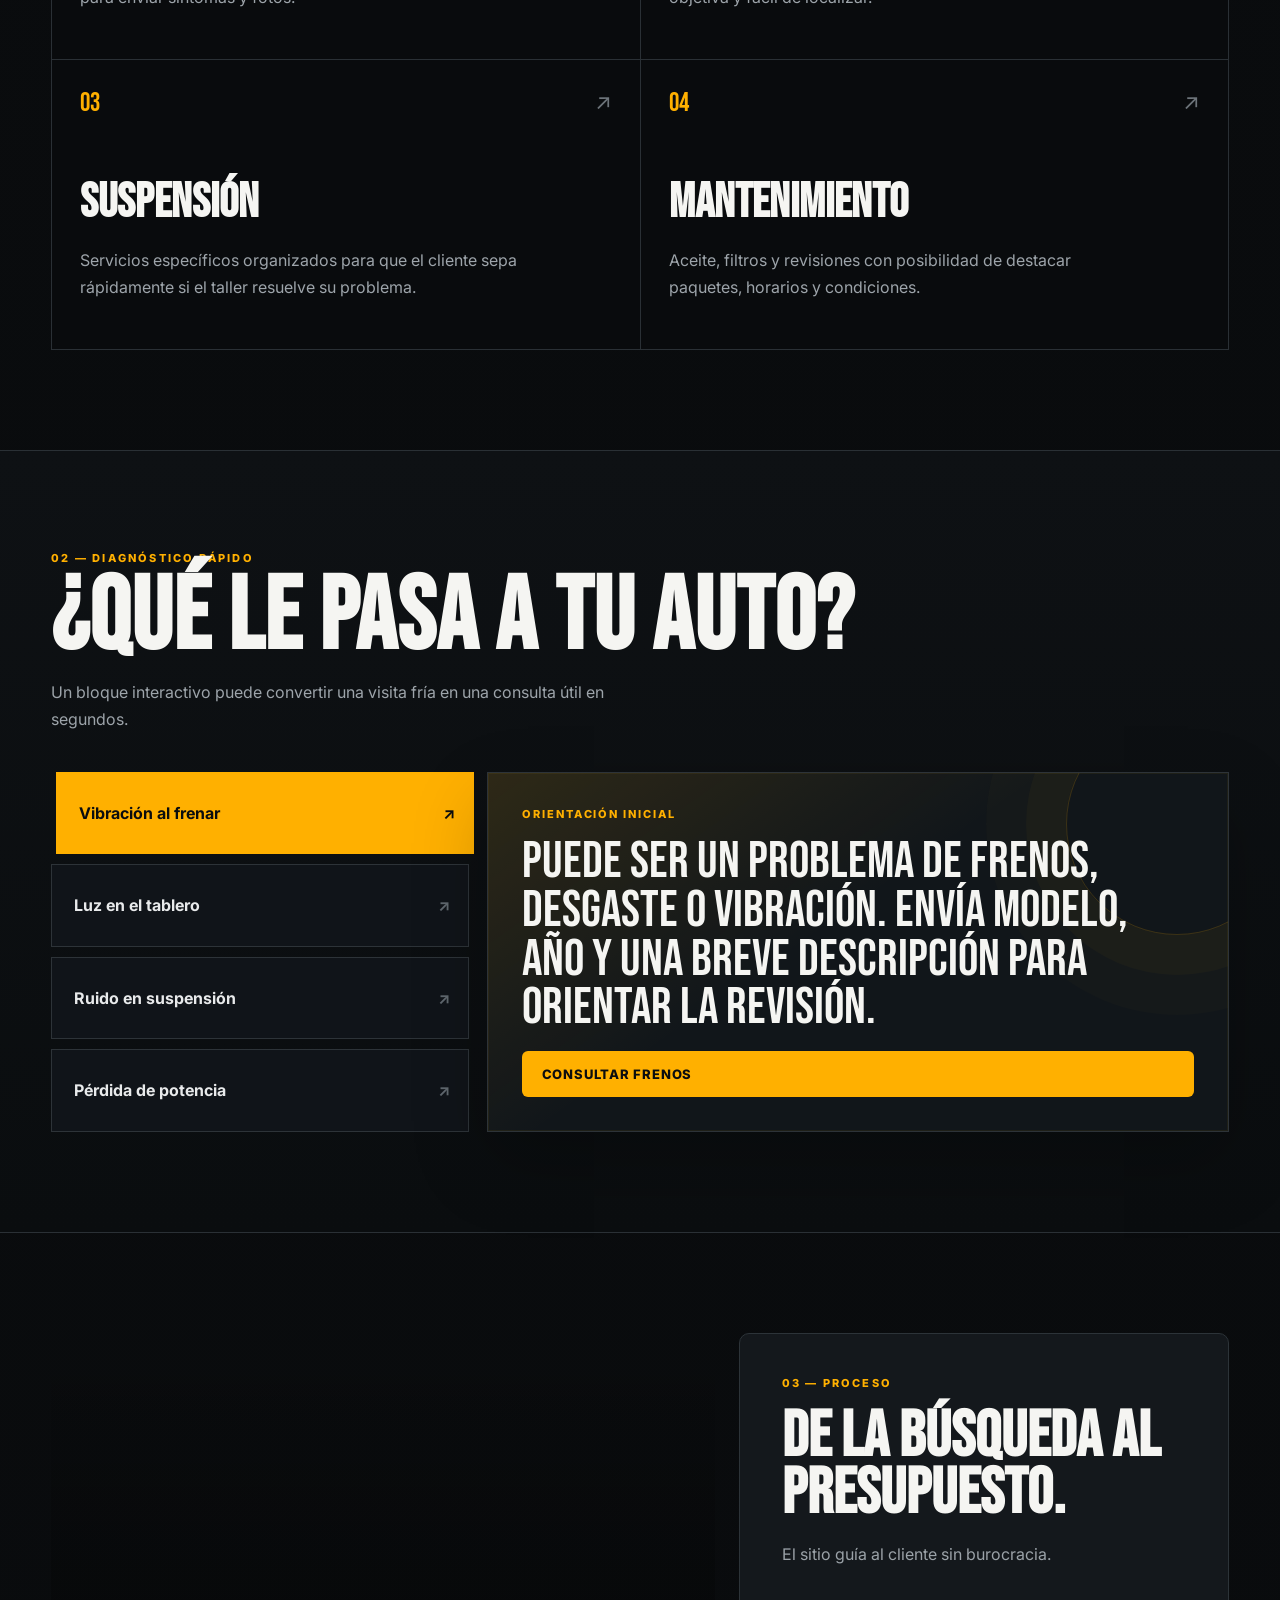
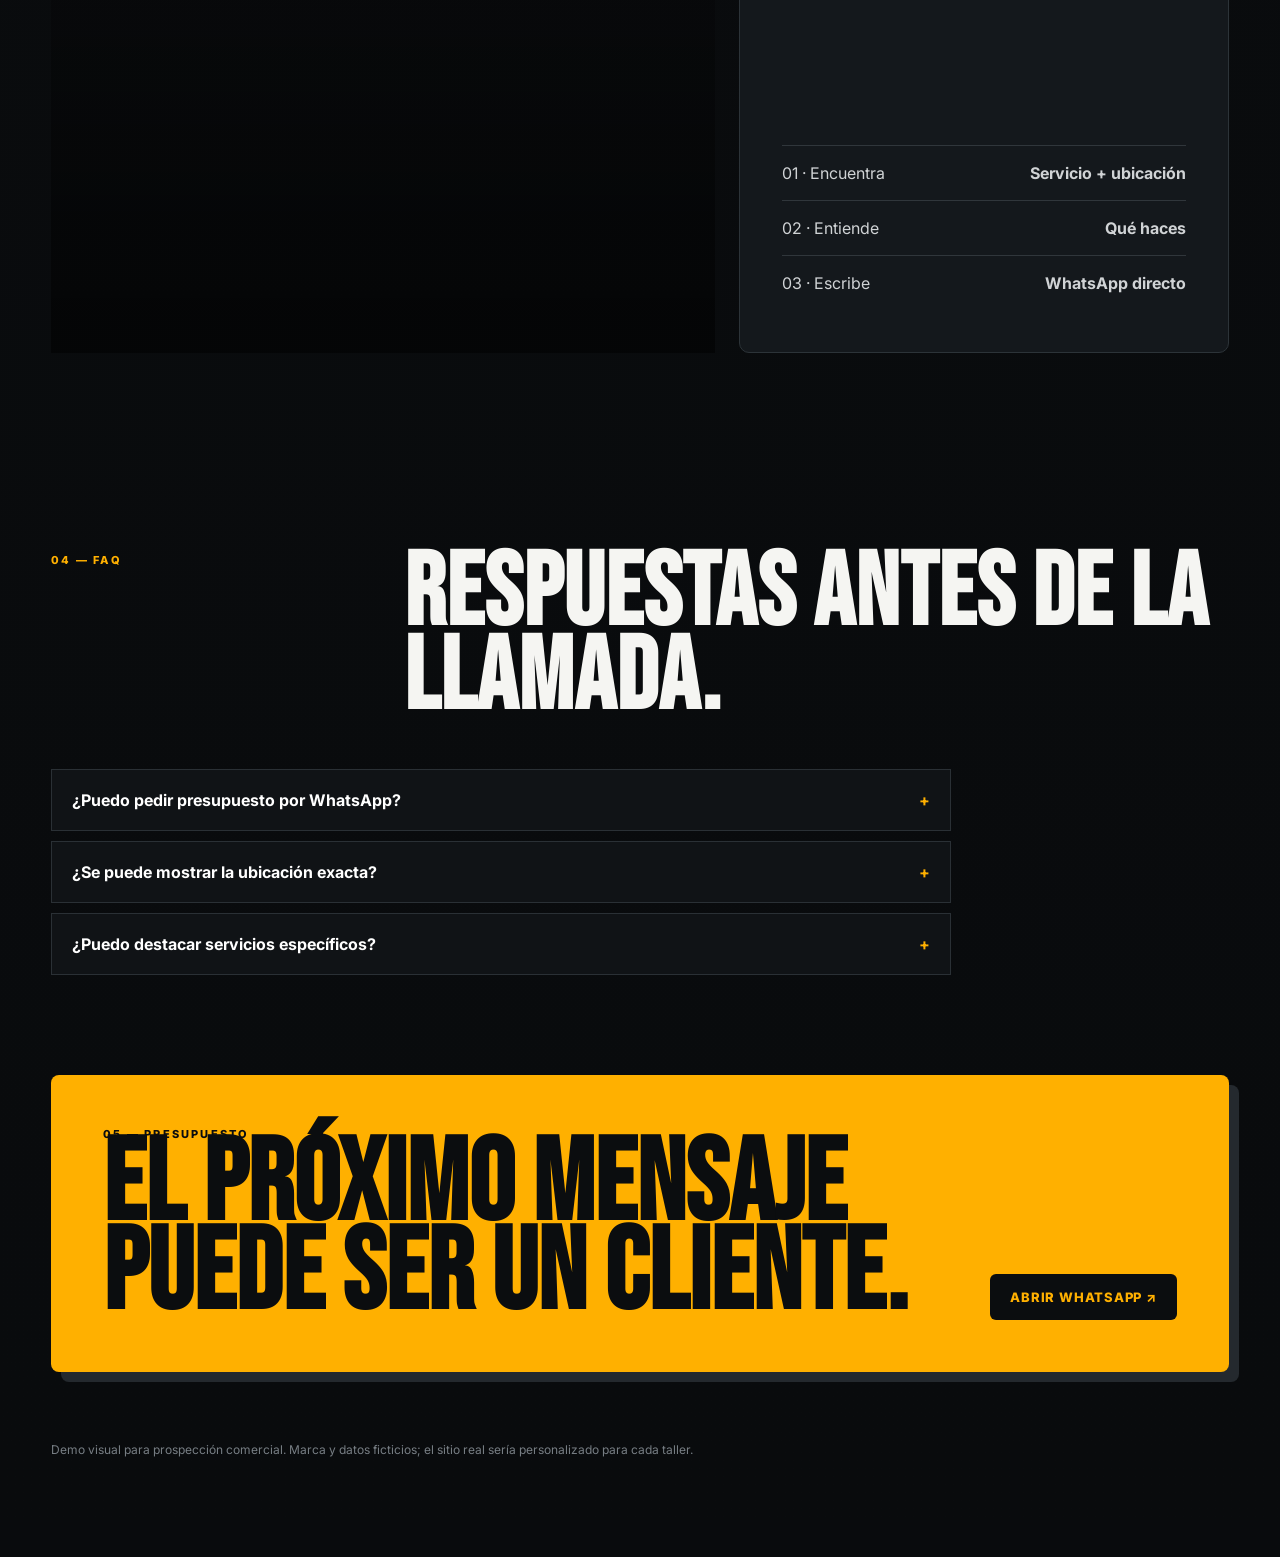
<file: demos/oficina/index.html>
<!doctype html>
<html lang="es">
<head>
  <meta charset="utf-8">
  <meta name="viewport" content="width=device-width,initial-scale=1">
  <meta name="description" content="Demo conceptual de sitio web para taller automotriz.">
  <title>Torque Lab — Garage Performance</title>
  <link rel="stylesheet" href="style.css?v=20261005i">
</head>
<body>
  <div class="demo">Demo conceptual • modelo para taller automotriz</div>
  <nav class="nav">
    <div class="brand">TORQUE LAB</div>
    <div class="links">
      <a href="#servicios">Servicios</a>
      <a href="#diagnostico">Diagnóstico rápido</a>
      <a href="#proceso">Proceso</a>
      <a href="#contacto">Presupuesto</a>
    </div>
  </nav>

  <main>
    <section class="hero">
      <div class="hero-copy reveal">
        <div>
          <div class="eyebrow">Garage performance · Ciudad del Este</div>
          <h1>MENOS VUELTAS.<br><span>MÁS TALLER.</span></h1>
          <p>Servicios claros, ubicación visible y un camino directo para que el cliente describa el problema del vehículo y pida presupuesto por WhatsApp.</p>
          <div class="actions">
            <a class="btn primary" data-magnetic href="#diagnostico">Diagnóstico rápido ↗</a>
            <a class="btn ghost" href="#servicios">Ver servicios</a>
          </div>
        </div>
        <div class="eyebrow">Diagnóstico · Frenos · Suspensión · Mantenimiento</div>
      </div>

      <div class="hero-media reveal">
        <div class="stamp"><strong>ABIERTO</strong><span>Lun–Sáb · 08:00–18:00<br>Km 7 · Ciudad del Este</span></div>
      </div>
    </section>

    <div class="ticker" aria-hidden="true">
      <div class="ticker-track"><span>DIAGNÓSTICO</span>FRENOS <span>SUSPENSIÓN</span>MOTOR <span>ACEITE</span>SCANER <span>DIAGNÓSTICO</span>FRENOS <span>SUSPENSIÓN</span>MOTOR <span>ACEITE</span>SCANER</div>
    </div>

    <section id="servicios" class="section">
      <div class="section-head reveal">
        <div class="eyebrow">01 — Servicios</div>
        <div>
          <h2>QUE EL CLIENTE ENTIENDA EN 5 SEGUNDOS.</h2>
          <p>En lugar de un sitio bonito pero vacío, cada bloque responde una necesidad concreta y acerca al cliente al presupuesto.</p>
        </div>
      </div>

      <div class="service-grid">
        <article class="service reveal"><span class="num">01</span><h3>DIAGNÓSTICO</h3><p>Scanner, revisión e identificación de fallas con CTA directo para enviar síntomas y fotos.</p></article>
        <article class="service reveal"><span class="num">02</span><h3>FRENOS</h3><p>Inspección, cambio y mantenimiento presentados de forma objetiva y fácil de localizar.</p></article>
        <article class="service reveal"><span class="num">03</span><h3>SUSPENSIÓN</h3><p>Servicios específicos organizados para que el cliente sepa rápidamente si el taller resuelve su problema.</p></article>
        <article class="service reveal"><span class="num">04</span><h3>MANTENIMIENTO</h3><p>Aceite, filtros y revisiones con posibilidad de destacar paquetes, horarios y condiciones.</p></article>
      </div>
    </section>

    <section id="diagnostico" class="section diagnostic reveal" data-choice-group>
      <div class="diagnostic-head">
        <div class="eyebrow">02 — Diagnóstico rápido</div>
        <h2>¿QUÉ LE PASA A TU AUTO?</h2>
        <p>Un bloque interactivo puede convertir una visita fría en una consulta útil en segundos.</p>
      </div>
      <div class="diagnostic-grid">
        <div class="symptoms">
          <button class="symptom active" data-choice data-message="Puede ser un problema de frenos, desgaste o vibración. Envía modelo, año y una breve descripción para orientar la revisión." data-cta="Consultar frenos">Vibración al frenar</button>
          <button class="symptom" data-choice data-message="Una luz de tablero puede tener distintos orígenes. Lo ideal es enviar una foto del tablero y realizar un diagnóstico con scanner." data-cta="Consultar scanner">Luz en el tablero</button>
          <button class="symptom" data-choice data-message="Ruidos al pasar por desniveles suelen requerir revisión de suspensión, bujes o amortiguación." data-cta="Consultar suspensión">Ruido en suspensión</button>
          <button class="symptom" data-choice data-message="Si notas pérdida de potencia, conviene revisar admisión, combustible, encendido y lectura de fallas." data-cta="Consultar motor">Pérdida de potencia</button>
        </div>

        <div class="diagnostic-card">
          <span class="diagnostic-label">Orientación inicial</span>
          <strong data-choice-output>Puede ser un problema de frenos, desgaste o vibración. Envía modelo, año y una breve descripción para orientar la revisión.</strong>
          <a class="btn primary" data-choice-cta data-magnetic href="#contacto">Consultar frenos</a>
        </div>
      </div>
    </section>

    <section id="proceso" class="section">
      <div class="split">
        <div class="image-block reveal"></div>
        <aside class="side-panel reveal">
          <div>
            <div class="eyebrow">03 — Proceso</div>
            <h3>DE LA BÚSQUEDA AL PRESUPUESTO.</h3>
            <p style="color:#9ba2a8;line-height:1.7">El sitio guía al cliente sin burocracia.</p>
          </div>
          <ul>
            <li><span>01 · Encuentra</span><b>Servicio + ubicación</b></li>
            <li><span>02 · Entiende</span><b>Qué haces</b></li>
            <li><span>03 · Escribe</span><b>WhatsApp directo</b></li>
          </ul>
        </aside>
      </div>
    </section>

    <section id="faq" class="section">
      <div class="section-head reveal">
        <div class="eyebrow">04 — FAQ</div>
        <div><h2>RESPUESTAS ANTES DE LA LLAMADA.</h2></div>
      </div>
      <div class="faq reveal">
        <div class="faq-item"><button class="faq-q">¿Puedo pedir presupuesto por WhatsApp?<span>+</span></button><div class="faq-a"><div>Sí. El botón puede abrir un mensaje preparado para modelo, año, problema y fotos.</div></div></div>
        <div class="faq-item"><button class="faq-q">¿Se puede mostrar la ubicación exacta?<span>+</span></button><div class="faq-a"><div>Sí. El sitio puede integrar dirección, mapa y botón para abrir la navegación.</div></div></div>
        <div class="faq-item"><button class="faq-q">¿Puedo destacar servicios específicos?<span>+</span></button><div class="faq-a"><div>Sí. Frenos, suspensión, aire, motor, diagnóstico o cualquier servicio prioritario.</div></div></div>
      </div>
    </section>

    <section id="contacto" class="cta-panel reveal">
      <div>
        <div class="eyebrow" style="color:#0b0d0f">05 — Presupuesto</div>
        <h2>EL PRÓXIMO MENSAJE PUEDE SER UN CLIENTE.</h2>
      </div>
      <a class="btn" data-magnetic data-demo-action="En el sitio real, este botón abriría el WhatsApp del taller con un mensaje preparado." href="#">Abrir WhatsApp ↗</a>
    </section>
  </main>

  <footer class="footer">Demo visual para prospección comercial. Marca y datos ficticios; el sitio real sería personalizado para cada taller.</footer>
  <a class="float" href="#diagnostico" aria-label="Ir al diagnóstico">⚙</a>

  <script src="../script.js?v=20261005d"></script>
  <script src="../enhance.js?v=20261005d"></script>
</body>
</html>
</file>
<file: style.css>
:root{--bg:#0d0f12;--card:#15191f;--card2:#1b2027;--text:#f4f6f8;--muted:#a5adb7;--line:#2a313a;--accent:#67e8a5;--white:#fff;--max:1180px}*{box-sizing:border-box}html{scroll-behavior:smooth}body{margin:0;font-family:Inter,Arial,sans-serif;background:linear-gradient(180deg,#0a0c0f 0%,#10141a 100%);color:var(--text);line-height:1.55}.nav{position:sticky;top:0;z-index:20;display:flex;align-items:center;justify-content:space-between;padding:18px max(24px,calc((100vw - var(--max))/2));background:rgba(10,12,15,.88);backdrop-filter:blur(16px);border-bottom:1px solid rgba(255,255,255,.06)}.brand{font-weight:800;font-size:25px;color:white;text-decoration:none}.brand span{color:var(--accent)}nav{display:flex;gap:28px}nav a,.lang button{color:var(--muted);text-decoration:none;font-size:14px}.lang{display:flex;gap:6px}.lang button{background:transparent;border:1px solid var(--line);border-radius:8px;padding:7px 9px;cursor:pointer}.lang button.active{color:#07110c;background:var(--accent);border-color:var(--accent)}main{overflow:hidden}.hero,.section,footer{max-width:var(--max);margin:auto}.hero{min-height:82vh;display:grid;grid-template-columns:1.35fr .65fr;gap:70px;align-items:center;padding:90px 24px}.eyebrow{font-size:12px;letter-spacing:.16em;font-weight:800;color:var(--accent)}h1{font-size:clamp(48px,6vw,82px);line-height:.98;letter-spacing:-.055em;max-width:900px;margin:18px 0 24px}h2{font-size:clamp(34px,4vw,55px);line-height:1.05;letter-spacing:-.035em;margin:12px 0 18px}h3{font-size:28px;letter-spacing:-.025em;margin:8px 0 16px}.hero-copy,.section-head>p:last-child,.about p{font-size:18px;color:var(--muted);max-width:760px}.hero-actions{display:flex;gap:12px;flex-wrap:wrap;margin-top:30px}.btn{display:inline-flex;align-items:center;justify-content:center;padding:13px 18px;border-radius:10px;text-decoration:none;font-weight:700}.primary{background:var(--accent);color:#07110c}.ghost{border:1px solid var(--line);color:var(--text)}.trust{display:flex;gap:20px;flex-wrap:wrap;color:#87909b;font-size:13px;margin-top:28px}.hero-card{background:linear-gradient(145deg,#171c22,#11151a);border:1px solid var(--line);border-radius:24px;padding:28px;box-shadow:0 30px 80px rgba(0,0,0,.3)}.mini-card{border:1px solid #29313a;border-radius:15px;padding:18px;margin-bottom:18px}.mini-card p{color:var(--muted);margin-bottom:0}.dot{display:inline-block;width:9px;height:9px;border-radius:50%;background:var(--accent);margin-right:8px;box-shadow:0 0 18px var(--accent)}.metric{display:flex;justify-content:space-between;align-items:baseline;border-top:1px solid var(--line);padding:15px 2px}.metric b{font-size:26px}.metric span{font-size:13px;color:var(--muted)}.section{padding:100px 24px}.section-head{margin-bottom:52px}.case{display:grid;grid-template-columns:.8fr 1.2fr;gap:54px;align-items:center;padding:64px 0;border-top:1px solid var(--line)}.case.reverse{grid-template-columns:.8fr 1.2fr}.case.reverse .case-copy{order:2}.case.reverse .case-media{order:1}.tag{display:inline-block;font-size:11px;font-weight:800;letter-spacing:.12em;color:var(--accent);border:1px solid #28483b;border-radius:20px;padding:6px 10px}.case-copy p,.case-copy li{color:var(--muted)}.case-copy ul{padding-left:20px}.case-media{position:relative;background:#0b0d10;border:1px solid var(--line);border-radius:22px;padding:18px;min-height:360px;display:flex;align-items:center}.case-media.light{background:#eef3f6}.case-media>img:first-child{width:100%;border-radius:12px;display:block}.case-media .phone{position:absolute;width:22%;right:-10px;bottom:-20px;border:6px solid #11161c;border-radius:20px;box-shadow:0 18px 50px rgba(0,0,0,.45)}.gallery{display:grid;grid-template-columns:1.25fr .75fr;gap:12px}.gallery img{width:100%;height:100%;object-fit:cover;border:1px solid var(--line);border-radius:16px}.gallery img:first-child{grid-row:span 2}.services{border-top:1px solid var(--line)}.service-grid{display:grid;grid-template-columns:repeat(4,1fr);gap:14px}.service{background:var(--card);border:1px solid var(--line);border-radius:18px;padding:24px}.service span{color:var(--accent);font-size:12px}.service h3{font-size:20px}.service p{color:var(--muted);font-size:14px}.about{display:grid;grid-template-columns:.8fr 1.2fr;gap:60px;border-top:1px solid var(--line)}.muted{color:#828b96!important}footer{display:flex;justify-content:space-between;padding:34px 24px 50px;color:#78818c;font-size:13px;border-top:1px solid var(--line)}@media(max-width:900px){nav{display:none}.hero,.case,.case.reverse,.about{grid-template-columns:1fr}.hero{padding-top:60px;min-height:auto}.case.reverse .case-copy,.case.reverse .case-media{order:initial}.service-grid{grid-template-columns:1fr 1fr}.gallery{grid-template-columns:1fr}.gallery img:first-child{grid-row:auto}.case-media .phone{right:10px;bottom:-25px}.trust{gap:10px}}@media(max-width:580px){.nav{padding:14px 16px}.hero,.section{padding-left:16px;padding-right:16px}.hero{gap:36px}.service-grid{grid-template-columns:1fr}.case{gap:28px;padding:44px 0}.case-media{min-height:240px;padding:10px}.case-media .phone{width:29%;border-width:4px}.lang button{padding:6px 7px}footer{flex-direction:column;gap:8px}}
.project-preview{position:relative;border:1px solid var(--line);border-radius:22px;padding:20px;min-height:360px;overflow:hidden;background:linear-gradient(145deg,#12171d,#0c1015);box-shadow:0 24px 70px rgba(0,0,0,.28)}
.project-preview:before{content:"";position:absolute;inset:auto -70px -100px auto;width:240px;height:240px;border-radius:50%;background:rgba(103,232,165,.08);filter:blur(4px)}
.preview-top{display:flex;justify-content:space-between;align-items:center;padding-bottom:16px;border-bottom:1px solid rgba(255,255,255,.08);font-weight:800}
.preview-pill,.preview-langs{font-size:11px;padding:6px 9px;border-radius:999px;background:rgba(103,232,165,.12);color:var(--accent);border:1px solid rgba(103,232,165,.22)}
.preview-hero{display:grid;grid-template-columns:1.35fr .65fr;gap:24px;align-items:center;padding:38px 6px 30px}
.preview-hero small,.lead-panel small{display:block;font-size:10px;letter-spacing:.15em;color:var(--accent);font-weight:800;margin-bottom:10px}
.preview-hero strong,.lead-panel strong{display:block;font-size:clamp(24px,3vw,38px);line-height:1.03;letter-spacing:-.035em}
.preview-hero p,.lead-panel p{color:var(--muted);font-size:14px}
.preview-cta{display:inline-block;margin-top:8px;padding:9px 12px;border-radius:9px;background:var(--accent);color:#07110c;font-weight:800;font-size:12px}
.preview-device{justify-self:end;width:150px;aspect-ratio:1;border-radius:30px;background:linear-gradient(145deg,#1b2632,#10161d);display:grid;place-content:center;text-align:center;border:1px solid #2b3947;box-shadow:inset 0 0 40px rgba(103,232,165,.06)}
.preview-device span{font-size:42px;font-weight:800}
.preview-device small{color:var(--muted)}
.preview-cards{display:grid;grid-template-columns:repeat(3,1fr);gap:10px}
.preview-cards span{background:rgba(255,255,255,.045);border:1px solid rgba(255,255,255,.08);border-radius:12px;padding:13px;text-align:center;font-size:12px;color:#cbd2da}
.cleaning-preview{background:linear-gradient(145deg,#eff6f2,#dfeee7);color:#183027;border-color:#c9ded3}
.cleaning-preview .preview-top{border-bottom-color:rgba(17,55,41,.12)}
.cleaning-preview .preview-hero p{color:#5d7168}
.cleaning-preview .preview-cards span{background:rgba(255,255,255,.6);border-color:rgba(17,55,41,.1);color:#315144}
.preview-spark{justify-self:end;width:150px;aspect-ratio:1;border-radius:40px;background:#fff;display:grid;place-content:center;font-size:54px;color:#65b88c;box-shadow:0 18px 45px rgba(39,87,66,.12)}

.lead-preview{background:radial-gradient(circle at 80% 20%,rgba(103,232,165,.10),transparent 30%),linear-gradient(145deg,#12171d,#0c1015)}
.lead-grid{display:grid;grid-template-columns:1fr 1fr;gap:12px;padding:24px 0}
.lead-panel{background:rgba(255,255,255,.035);border:1px solid rgba(255,255,255,.08);border-radius:16px;padding:18px}
.lead-panel strong{font-size:22px}
.score-row{display:flex;justify-content:space-between;align-items:center;margin-top:18px;padding-top:14px;border-top:1px solid rgba(255,255,255,.08);font-size:12px;color:var(--muted)}
.score-row b{font-size:26px;color:var(--accent)}
.integration-row{display:flex;gap:7px;flex-wrap:wrap;margin-top:18px}
.integration-row span{font-size:10px;padding:6px 8px;border-radius:8px;background:#1d252d;border:1px solid #2a353f;color:#cdd4dc}
.flow-line{display:flex;align-items:center;gap:9px;flex-wrap:wrap;font-size:11px;color:#aab2bc}
.flow-line i{height:1px;min-width:24px;flex:1;background:linear-gradient(90deg,#2b3742,var(--accent))}
@media(max-width:900px){.preview-hero,.lead-grid{grid-template-columns:1fr}.preview-device,.preview-spark{justify-self:start;width:120px}.project-preview{min-height:auto}}
@media(max-width:580px){.project-preview{padding:14px}.preview-hero{padding:26px 2px 20px}.preview-cards{grid-template-columns:1fr}.flow-line i{display:none}}
</file>
<file: demos/acai/style.css>
@import url('https://fonts.googleapis.com/css2?family=Archivo+Black&family=DM+Sans:wght@400;500;600;700&display=swap');
:root{--purple:#3d0758;--purple2:#5d1d70;--cream:#fff4df;--lime:#c8ff3d;--ink:#1a1020;--pink:#ff7da8;--white:#fffdf7}
*{box-sizing:border-box}html{scroll-behavior:smooth}body{margin:0;background:var(--cream);color:var(--ink);font-family:'DM Sans',sans-serif;overflow-x:hidden}a{text-decoration:none;color:inherit}button{font:inherit}.demo{position:fixed;top:0;left:0;right:0;z-index:80;background:var(--ink);color:#fff;text-align:center;padding:8px 14px;font-size:11px;letter-spacing:.14em;text-transform:uppercase}.nav{position:fixed;top:31px;left:3vw;right:3vw;z-index:70;display:flex;justify-content:space-between;align-items:center;padding:16px 18px;background:rgba(255,244,223,.76);backdrop-filter:blur(16px);border:2px solid var(--ink);border-radius:18px;box-shadow:5px 5px 0 var(--ink)}.brand{font-family:'Archivo Black';font-size:24px;letter-spacing:-.03em}.brand span{font-size:10px;vertical-align:top;margin-left:2px}.links{display:flex;gap:22px;font-size:13px;font-weight:700}.nav-order{background:var(--lime);border:2px solid var(--ink);padding:10px 14px;border-radius:999px;font-weight:800}.hero{min-height:100vh;padding:125px 4vw 52px;display:grid;grid-template-columns:.92fr 1.08fr;gap:44px;align-items:center}.hero-copy{position:relative;z-index:2}.kicker{font-size:11px;letter-spacing:.2em;text-transform:uppercase;font-weight:800}.hero h1,.section h2,.builder h2,.final-cta h2{font-family:'Archivo Black';letter-spacing:-.06em;margin:12px 0 20px}.hero h1{font-size:clamp(70px,9vw,148px);line-height:.77}.hero h1 em{font-style:normal;color:var(--purple)}.hero p{max-width:560px;font-size:18px;line-height:1.72}.actions{display:flex;gap:12px;flex-wrap:wrap;margin-top:26px}.btn{display:inline-flex;align-items:center;justify-content:center;gap:8px;padding:15px 20px;border-radius:999px;font-weight:800;border:2px solid var(--ink);transition:.25s}.btn.dark{background:var(--ink);color:#fff}.btn.ghost{background:transparent}.btn:hover{transform:translate(-3px,-3px);box-shadow:5px 5px 0 var(--ink)}.micro{display:flex;gap:20px;flex-wrap:wrap;margin-top:30px;font-size:12px;font-weight:700}.hero-art{min-height:680px;position:relative}.sun{position:absolute;width:72%;aspect-ratio:1;border-radius:50%;background:var(--lime);top:7%;left:14%;box-shadow:inset 0 0 0 3px var(--ink)}.bowl-photo{position:absolute;inset:15% 5% 3% 5%;border-radius:45% 45% 20px 20px;background:url('https://images.unsplash.com/photo-1490474418585-ba9bad8fd0ea?auto=format&fit=crop&w=1400&q=85') center/cover no-repeat;border:3px solid var(--ink);box-shadow:14px 14px 0 var(--purple)}.orbital{position:absolute;inset:2% 3%;animation:spin 22s linear infinite;z-index:2}.orbital span{position:absolute;background:var(--white);border:2px solid var(--ink);border-radius:999px;padding:9px 12px;font-size:11px;font-weight:900}.orbital span:nth-child(1){top:0;left:42%}.orbital span:nth-child(2){top:38%;right:-1%}.orbital span:nth-child(3){bottom:5%;left:46%}.orbital span:nth-child(4){top:42%;left:-3%}@keyframes spin{to{transform:rotate(360deg)}}.sticker{position:absolute;z-index:4;width:110px;height:110px;border-radius:50%;display:grid;place-items:center;text-align:center;font-family:'Archivo Black';font-size:17px;line-height:.95;border:3px solid var(--ink);transform:rotate(-8deg)}.sticker-one{left:-2%;bottom:12%;background:var(--pink)}.sticker-two{right:-1%;top:13%;background:var(--white);transform:rotate(9deg)}.marquee{overflow:hidden;background:var(--purple);color:#fff;border-top:3px solid var(--ink);border-bottom:3px solid var(--ink);white-space:nowrap}.marquee div{display:inline-block;padding:17px 0;font-family:'Archivo Black';font-size:24px;animation:marq 16s linear infinite}@keyframes marq{to{transform:translateX(-50%)}}.section{padding:110px 4vw}.section-top{display:grid;grid-template-columns:1.1fr .9fr;gap:50px;align-items:end;margin-bottom:46px}.section h2,.builder h2{font-size:clamp(58px,7vw,112px);line-height:.8}.section-top p{max-width:520px;line-height:1.7}.menu-grid{display:grid;grid-template-columns:repeat(3,1fr);gap:18px}.product{border:3px solid var(--ink);border-radius:26px;overflow:hidden;transition:.3s}.product:hover{transform:translateY(-8px) rotate(-1deg);box-shadow:10px 10px 0 var(--ink)}.product.purple{background:#5d1d70;color:#fff}.product.cream{background:#fff8eb}.product.lime{background:var(--lime)}.product-photo{height:360px;background-size:cover;background-position:center}.product-photo.acai{background-image:url('https://images.unsplash.com/photo-1490474418585-ba9bad8fd0ea?auto=format&fit=crop&w=1200&q=85')}.product-photo.gelato{background-image:url('https://images.unsplash.com/photo-1563805042-7684c019e1cb?auto=format&fit=crop&w=1200&q=85')}.product-photo.fruit{background-image:url('https://images.unsplash.com/photo-1512621776951-a57141f2eefd?auto=format&fit=crop&w=1200&q=85')}.product-copy{padding:24px}.product-copy span{font-size:11px;font-weight:900;letter-spacing:.2em}.product-copy h3{font-family:'Archivo Black';font-size:34px;margin:12px 0 8px}.product-copy p{opacity:.78;min-height:46px}.product-copy b{display:block;margin-top:18px}.builder{margin:0 4vw 110px;background:var(--purple);color:#fff;border:3px solid var(--ink);border-radius:34px;padding:70px 5vw;box-shadow:14px 14px 0 var(--ink)}.builder-copy{display:grid;grid-template-columns:.9fr 1.1fr;gap:40px;align-items:end;margin-bottom:44px}.builder-copy p{max-width:520px;line-height:1.7}.builder-ui{display:grid;grid-template-columns:.8fr 1.2fr;gap:24px}.builder-controls{display:grid;gap:28px}.control-block label{display:flex;justify-content:space-between;font-weight:900;margin-bottom:12px}.control-block small{opacity:.6;font-weight:500}.choice-row,.topping-row{display:flex;gap:9px;flex-wrap:wrap}.choice,.topping{border:2px solid rgba(255,255,255,.35);background:transparent;color:#fff;padding:11px 14px;border-radius:999px;font-weight:800;cursor:pointer;transition:.2s}.choice:hover,.choice.active,.topping:hover,.topping.active{background:var(--lime);color:var(--ink);border-color:var(--ink);transform:translateY(-2px)}.preview{background:var(--cream);color:var(--ink);border:3px solid var(--ink);border-radius:26px;padding:28px;display:grid;grid-template-columns:.8fr 1.2fr;gap:28px;align-items:center;min-height:380px}.preview-bowl{aspect-ratio:1;border-radius:50% 50% 42% 42%;background:#3d0758;position:relative;border:3px solid var(--ink);box-shadow:inset 0 -28px 0 rgba(0,0,0,.12),8px 8px 0 var(--pink);transition:.4s background}.preview-bowl:before{content:"";position:absolute;inset:17% 12% 34%;border-radius:50%;background:radial-gradient(circle at 30% 30%,#ff7da8 0 10%,transparent 11%),radial-gradient(circle at 68% 28%,#ffd65c 0 12%,transparent 13%),radial-gradient(circle at 48% 62%,#c8ff3d 0 8%,transparent 9%),rgba(255,255,255,.18)}.shine{position:absolute;width:24%;height:10%;border-radius:50%;background:rgba(255,255,255,.25);top:18%;left:20%;transform:rotate(-18deg)}.preview-text span{font-size:11px;letter-spacing:.18em;text-transform:uppercase;font-weight:800;color:var(--purple)}.preview-text strong{display:block;font-family:'Archivo Black';font-size:clamp(34px,4vw,60px);line-height:.95;margin:12px 0}.preview-text p{font-weight:700;margin-bottom:28px}.lime-btn{background:var(--lime)}.mood{padding-top:0}.mood-grid{display:grid;grid-template-columns:1.2fr .8fr;grid-template-rows:280px 280px;gap:16px}.mood-big{grid-row:1/3;border-radius:30px;padding:38px;background:linear-gradient(rgba(20,10,28,.2),rgba(20,10,28,.58)),url('https://images.unsplash.com/photo-1501443762994-82bd5dace89a?auto=format&fit=crop&w=1200&q=85') center/cover;color:#fff;display:flex;align-items:flex-end}.mood-big h2{font-size:clamp(54px,6vw,96px);line-height:.83}.mood-small{border:3px solid var(--ink);border-radius:26px;display:flex;align-items:flex-end;padding:22px;font-family:'Archivo Black';font-size:30px}.mood-small.one{background:var(--lime)}.mood-small.two{background:var(--pink)}.mood-quote{grid-column:1/3;background:var(--ink);color:#fff;border-radius:26px;padding:46px;font-family:'Archivo Black';font-size:clamp(30px,4vw,58px);line-height:1.05}.final-cta{margin:0 4vw 70px;padding:60px 5vw;border:3px solid var(--ink);border-radius:30px;background:var(--lime);display:flex;justify-content:space-between;align-items:end;gap:30px;box-shadow:10px 10px 0 var(--ink)}.final-cta h2{font-size:clamp(64px,8vw,126px);line-height:.8;margin-bottom:0}footer{padding:0 4vw 100px;font-size:12px;opacity:.62}.float-order{position:fixed;right:20px;bottom:20px;z-index:60;width:60px;height:60px;border-radius:50%;display:grid;place-items:center;background:var(--lime);border:3px solid var(--ink);font-family:'Archivo Black';font-size:28px;box-shadow:5px 5px 0 var(--ink)}.scroll-progress{position:fixed;top:0;left:0;right:0;height:3px;background:var(--lime);z-index:100;transform-origin:left;transform:scaleX(0)}.demo-toast{position:fixed;left:50%;bottom:28px;z-index:120;transform:translate(-50%,20px);opacity:0;background:var(--ink);color:#fff;padding:14px 18px;border-radius:16px;box-shadow:7px 7px 0 var(--lime);transition:.3s;max-width:min(90vw,580px);font-size:14px}.demo-toast.show{opacity:1;transform:translate(-50%,0)}.reveal{opacity:0;transform:translateY(28px);transition:.75s cubic-bezier(.2,.7,.2,1)}.reveal.on{opacity:1;transform:none}@media(max-width:920px){.nav{left:14px;right:14px}.links{display:none}.nav-order{font-size:12px}.hero{grid-template-columns:1fr;padding:125px 18px 50px}.hero h1{font-size:clamp(70px,21vw,110px)}.hero-art{min-height:540px}.section{padding:80px 18px}.section-top,.builder-copy,.builder-ui,.preview,.mood-grid{grid-template-columns:1fr}.menu-grid{grid-template-columns:1fr}.product-photo{height:320px}.builder{margin:0 18px 90px;padding:46px 24px}.mood-grid{grid-template-rows:auto}.mood-big{grid-row:auto;min-height:500px}.mood-small{min-height:180px}.mood-quote{grid-column:auto}.final-cta{margin:0 18px 90px;padding:42px 24px;display:block}.final-cta .btn{margin-top:26px}.orbital{display:none}.sticker{width:90px;height:90px;font-size:14px}}@media(max-width:560px){.hero-art{min-height:470px}.bowl-photo{inset:18% 0 3%}.sun{width:90%;left:5%}.sticker-two{right:-5%}.micro{display:grid;gap:8px}.product-photo{height:280px}.preview{padding:20px}.preview-bowl{max-width:220px;margin:auto;width:100%}.choice-row,.topping-row{overflow:auto;flex-wrap:nowrap;padding-bottom:4px}.choice,.topping{white-space:nowrap}.final-cta h2{font-size:64px}}@media(prefers-reduced-motion:reduce){*,*::before,*::after{scroll-behavior:auto!important;animation-duration:.01ms!important;animation-iteration-count:1!important;transition-duration:.01ms!important}.orbital,.marquee div{animation:none!important}}
.build-size{display:inline-block;margin:4px 0 8px;padding:7px 11px;border:2px solid var(--ink);border-radius:999px;font-size:12px;font-weight:900;background:#fff}.build-total{display:flex;align-items:end;justify-content:space-between;gap:18px;padding:16px 0 20px;border-top:2px solid rgba(26,16,32,.15)}.build-total small{text-transform:uppercase;letter-spacing:.12em;font-weight:800}.build-total b{font-family:'Archivo Black';font-size:28px}.size-row .choice.active{box-shadow:4px 4px 0 var(--ink)}.product{position:relative}.product:before{content:"";position:absolute;inset:0;pointer-events:none;box-shadow:inset 0 0 0 0 var(--ink);transition:.25s}.product:hover:before{box-shadow:inset 0 0 0 4px var(--ink)}.preview{position:relative;overflow:hidden}.preview:after{content:"MIX";position:absolute;right:-20px;top:-22px;font-family:'Archivo Black';font-size:100px;opacity:.045;transform:rotate(8deg)}@media(max-width:560px){.build-total b{font-size:24px}}

/* responsive hardening */
html,body{max-width:100%;overflow-x:hidden}img{max-width:100%;height:auto}.btn,.choice,.topping,.float-order{min-height:44px;touch-action:manipulation}
@media (min-width:921px) and (max-width:1180px){
  .hero{grid-template-columns:.95fr 1.05fr;gap:28px;padding-left:3vw;padding-right:3vw}
  .hero h1{font-size:clamp(72px,8vw,112px)}
  .hero-art{min-height:580px}
  .menu-grid{gap:14px}.product-photo{height:300px}
  .builder{margin-left:3vw;margin-right:3vw;padding:56px 4vw}
  .builder-ui{grid-template-columns:.9fr 1.1fr}
}
@media (max-width:920px){
  .nav{left:max(14px,env(safe-area-inset-left));right:max(14px,env(safe-area-inset-right))}
  .hero,.section{padding-left:max(18px,env(safe-area-inset-left));padding-right:max(18px,env(safe-area-inset-right))}
  .choice-row,.topping-row{scroll-snap-type:x proximity}.choice,.topping{scroll-snap-align:start}
  .float-order{right:max(18px,env(safe-area-inset-right));bottom:max(18px,env(safe-area-inset-bottom))}
}
@media (max-width:560px){
  .nav-order{padding:10px 12px}
  .hero h1{font-size:clamp(60px,18vw,88px)}
  .actions{display:grid}.actions .btn{width:100%}
  .product-photo{height:250px}
  .builder{margin-left:12px;margin-right:12px;padding:38px 18px}
  .preview{grid-template-columns:1fr}
  .preview-text .btn{width:100%}
  .final-cta .btn{width:100%}
}

/* strict phone fit: no sideways drag */
@media (max-width:600px){
  html,body{width:100%;max-width:100%;overflow-x:clip}
  body,main,.hero,.hero-copy,.hero-art,.section,.section-top,.menu-grid,.builder,.builder-copy,.builder-ui,.builder-controls,.control-block,.preview,.preview-text,.mood,.mood-grid,.final-cta,footer{min-width:0;max-width:100%}
  .nav{width:auto;max-width:calc(100vw - 20px);left:10px;right:10px;padding:12px 12px;gap:8px;box-shadow:3px 3px 0 var(--ink)}
  .brand{font-size:20px;flex:0 1 auto;min-width:0}
  .nav-order{font-size:11px;padding:9px 10px;white-space:nowrap;flex:0 0 auto}
  .hero{width:100%;padding:118px 14px 42px;gap:18px}
  .hero-copy{width:100%}
  .hero h1{font-size:clamp(52px,16vw,72px);line-height:.82;overflow-wrap:anywhere}
  .hero p{font-size:16px;line-height:1.6}
  .hero-art{width:100%;min-height:390px;overflow:hidden;border-radius:28px}
  .bowl-photo{inset:15% 3px 3% 3px;box-shadow:7px 7px 0 var(--purple)}
  .sun{width:86%;left:7%}
  .sticker{width:72px;height:72px;font-size:11px}
  .sticker-one{left:4%;bottom:8%}.sticker-two{right:4%;top:12%}
  .section{width:100%;padding:68px 14px}
  .section-top{display:block;margin-bottom:28px}
  .section h2,.builder h2{font-size:clamp(46px,14vw,68px);line-height:.86;overflow-wrap:anywhere}
  .menu-grid{width:100%;gap:14px}
  .product{width:100%;max-width:100%}.product-photo{height:230px}.product-copy{padding:20px}.product-copy h3{font-size:30px}
  .builder{width:calc(100% - 20px);max-width:calc(100% - 20px);margin:0 10px 72px;padding:34px 16px;box-shadow:6px 6px 0 var(--ink)}
  .builder-copy{display:block;margin-bottom:28px}
  .builder-ui,.builder-controls,.preview{width:100%;max-width:100%}
  .control-block label{gap:8px;align-items:flex-end}
  .choice-row,.topping-row{display:flex;flex-wrap:wrap;overflow:visible;max-width:100%;gap:8px}
  .choice,.topping{white-space:normal;min-width:0;max-width:100%;flex:0 1 auto;padding:10px 12px}
  .preview{display:block;padding:18px;min-height:0}
  .preview-bowl{width:min(190px,72vw);max-width:100%;margin:0 auto 24px}
  .preview-text strong{font-size:clamp(30px,10vw,46px);overflow-wrap:anywhere}
  .build-total{gap:10px;flex-wrap:wrap}.build-total b{font-size:22px}
  .mood-grid{width:100%;display:block}.mood-big,.mood-small,.mood-quote{width:100%;max-width:100%;margin-bottom:12px}
  .mood-big{min-height:380px;padding:24px}.mood-small{min-height:140px;font-size:24px}.mood-quote{padding:28px 22px}
  .final-cta{width:calc(100% - 20px);max-width:calc(100% - 20px);margin:0 10px 70px;padding:34px 18px;box-shadow:6px 6px 0 var(--ink)}
  .final-cta h2{font-size:clamp(50px,15vw,68px);overflow-wrap:anywhere}
  footer{padding-left:14px;padding-right:14px}
  .demo-toast{width:calc(100vw - 28px);max-width:calc(100vw - 28px)}
}
</file>
<file: demos/clinica/style.css>
@import url('https://fonts.googleapis.com/css2?family=DM+Sans:wght@400;500;600;700&family=Manrope:wght@400;500;600;700&display=swap');:root{--bg:#f5f8f7;--ink:#173436;--teal:#2e7e79;--soft:#dfeceb;--white:#fff}*{box-sizing:border-box}html{scroll-behavior:smooth}body{margin:0;background:var(--bg);color:var(--ink);font-family:'DM Sans',sans-serif;overflow-x:hidden}a{text-decoration:none;color:inherit}.demo{position:fixed;top:0;left:0;right:0;z-index:60;background:#173436;color:#fff;text-align:center;padding:8px 16px;font-size:11px;letter-spacing:.13em;text-transform:uppercase}.shell{width:min(1240px,92%);margin:auto}.nav{position:fixed;top:30px;left:4vw;right:4vw;z-index:50;display:flex;justify-content:space-between;align-items:center;padding:16px 20px;border:1px solid rgba(23,52,54,.12);background:rgba(245,248,247,.72);backdrop-filter:blur(18px);border-radius:18px}.brand{font-weight:800;letter-spacing:.08em}.nav .links{display:flex;gap:24px;font-size:13px}.hero{min-height:100vh;padding:130px 0 50px;display:grid;grid-template-columns:.9fr 1.1fr;gap:32px;align-items:stretch}.hero-copy{padding:7vw 2vw 4vw 0;display:flex;flex-direction:column;justify-content:space-between}.eyebrow{font-size:12px;text-transform:uppercase;letter-spacing:.18em;color:var(--teal);font-weight:700}.hero h1{font-size:clamp(58px,7vw,112px);line-height:.91;letter-spacing:-.055em;margin:18px 0 26px;font-weight:600}.hero p{font-size:18px;line-height:1.7;max-width:570px;color:#496263}.btn{display:inline-flex;align-items:center;gap:9px;padding:15px 20px;border-radius:14px;font-weight:700;transition:.25s}.btn.primary{background:var(--ink);color:#fff}.btn.secondary{background:var(--white);border:1px solid #d3e1df}.btn:hover{transform:translateY(-3px);box-shadow:0 12px 30px rgba(23,52,54,.12)}.actions{display:flex;gap:12px;flex-wrap:wrap;margin-top:28px}.hero-media{position:relative;border-radius:32px;overflow:hidden;background:url('https://images.unsplash.com/photo-1519494026892-80bbd2d6fd0d?auto=format&fit=crop&w=1600&q=85') center/cover no-repeat;min-height:650px}.hero-media:after{content:"";position:absolute;inset:0;background:linear-gradient(180deg,transparent 45%,rgba(13,35,37,.42))}.mini-panel{position:absolute;z-index:2;left:24px;right:24px;bottom:24px;background:rgba(255,255,255,.88);backdrop-filter:blur(18px);border-radius:22px;padding:22px;display:grid;grid-template-columns:1fr 1fr 1fr;gap:14px}.mini-panel div{padding-right:14px;border-right:1px solid #cbd8d6}.mini-panel div:last-child{border:0}.mini-panel strong{display:block;font-size:14px;margin-bottom:4px}.mini-panel span{font-size:12px;color:#567071}.section{padding:100px 0}.section-head{display:flex;justify-content:space-between;gap:50px;align-items:end;margin-bottom:42px}.section h2{font-size:clamp(42px,5vw,76px);line-height:.94;letter-spacing:-.045em;margin:0;max-width:760px}.section-head p{max-width:520px;color:#5c7374;line-height:1.7}.bento{display:grid;grid-template-columns:1.2fr .8fr .8fr;grid-template-rows:260px 260px;gap:16px}.tile{border-radius:28px;padding:28px;background:#fff;border:1px solid #dfe8e7;position:relative;overflow:hidden;transition:.3s}.tile:hover{transform:translateY(-6px);box-shadow:0 18px 50px rgba(27,70,70,.1)}.tile.big{grid-row:1/3;background:var(--ink);color:#fff}.tile.image{background:url('https://images.unsplash.com/photo-1576091160399-112ba8d25d1d?auto=format&fit=crop&w=1200&q=85') center/cover}.tile .icon{font-size:28px}.tile h3{font-size:28px;margin:24px 0 8px}.tile p{line-height:1.65;color:#607576}.tile.big p{color:#c7d8d7;max-width:430px}.tile.big .bigline{font-size:clamp(44px,5vw,72px);line-height:.95;position:absolute;left:28px;bottom:30px;max-width:480px}.flow{display:grid;grid-template-columns:repeat(3,1fr);gap:18px}.step{padding:28px;border-top:1px solid #b8ccca}.step span{font-size:12px;color:var(--teal);font-weight:700}.step h3{font-size:26px;margin:16px 0 8px}.step p{color:#607576;line-height:1.65}.faq{display:grid;gap:10px;max-width:850px}.faq-item{background:#fff;border:1px solid #dfe8e7;border-radius:18px;overflow:hidden}.faq-q{width:100%;padding:20px;border:0;background:transparent;display:flex;justify-content:space-between;font:inherit;font-weight:700;text-align:left;cursor:pointer}.faq-a{max-height:0;overflow:hidden;transition:max-height .35s}.faq-a div{padding:0 20px 20px;color:#607576;line-height:1.7}.faq-item.open .faq-a{max-height:180px}.cta-panel{margin:0 auto 70px;width:min(1240px,92%);background:var(--teal);color:#fff;border-radius:34px;padding:58px;display:flex;justify-content:space-between;align-items:end;gap:30px}.cta-panel h2{font-size:clamp(48px,6vw,86px);line-height:.9;margin:8px 0 0;max-width:820px}.footer{width:min(1240px,92%);margin:auto;padding:0 0 100px;color:#6c8181;font-size:12px}.float{position:fixed;right:20px;bottom:20px;width:58px;height:58px;border-radius:18px;background:var(--teal);color:#fff;display:grid;place-items:center;z-index:50;font-size:24px;box-shadow:0 12px 30px rgba(0,0,0,.18)}.reveal{opacity:0;transform:translateY(26px);transition:.8s cubic-bezier(.2,.7,.2,1)}.reveal.on{opacity:1;transform:none}@media(max-width:900px){.nav{left:16px;right:16px}.nav .links{display:none}.hero{grid-template-columns:1fr;padding:120px 16px 40px}.hero-copy{padding:35px 0}.hero-media{min-height:520px}.mini-panel{grid-template-columns:1fr}.mini-panel div{border:0}.section{padding:80px 16px}.section-head{display:block}.section-head p{margin-top:18px}.bento{grid-template-columns:1fr;grid-template-rows:auto}.tile.big{grid-row:auto;min-height:420px}.tile{min-height:230px}.flow{grid-template-columns:1fr}.cta-panel{padding:40px 24px;display:block}.cta-panel .btn{margin-top:24px}}
:root{--bg:#f4f8f6;--ink:#12383a;--teal:#2f7f79;--soft:#deece8;--white:#ffffff;--mint:#bfe1d8}
body{background:
radial-gradient(circle at 8% 18%,rgba(191,225,216,.35),transparent 24%),
linear-gradient(180deg,#f7faf8 0%,#f2f7f5 100%)}
.nav{box-shadow:0 10px 40px rgba(18,56,58,.06)}
.hero-media{box-shadow:0 30px 80px rgba(18,56,58,.13)}
.tile.big{background:linear-gradient(145deg,#12383a,#1d4e50)}
.tile.image{background-position:center 30%}
.decision{display:grid;grid-template-columns:.8fr 1.2fr;gap:70px;align-items:start;border-top:1px solid #cfe0dc}
.decision-copy{position:sticky;top:130px}
.decision-copy h2{margin-top:14px}
.decision-copy p{color:#607576;line-height:1.7;max-width:460px}
.decision-ui{display:grid;gap:16px}
.choice-row{display:flex;gap:10px;flex-wrap:wrap}
.choice{border:1px solid #cfdfdc;background:rgba(255,255,255,.7);color:var(--ink);border-radius:999px;padding:12px 16px;font:inherit;font-weight:700;cursor:pointer;transition:.25s}
.choice:hover,.choice.active{background:var(--ink);color:#fff;border-color:var(--ink);transform:translateY(-2px)}
.choice-card{min-height:300px;border-radius:30px;padding:34px;background:linear-gradient(145deg,#e4f2ee,#fff);border:1px solid #d2e4df;display:flex;flex-direction:column;justify-content:space-between;box-shadow:0 24px 60px rgba(26,78,76,.08)}
.choice-label{font-size:11px;text-transform:uppercase;letter-spacing:.18em;color:var(--teal);font-weight:800}
.choice-card strong{font-size:clamp(28px,3vw,44px);line-height:1.15;letter-spacing:-.03em;max-width:720px}
.scroll-progress{position:fixed;top:0;left:0;right:0;height:3px;background:var(--mint);z-index:100;transform-origin:left;transform:scaleX(0)}
.demo-toast{position:fixed;left:50%;bottom:28px;z-index:120;transform:translate(-50%,20px);opacity:0;background:#12383a;color:#fff;padding:14px 18px;border-radius:14px;box-shadow:0 16px 42px rgba(0,0,0,.18);transition:.3s;max-width:min(90vw,560px);font-size:14px}
.demo-toast.show{opacity:1;transform:translate(-50%,0)}
@media(max-width:900px){.decision{grid-template-columns:1fr;gap:26px}.decision-copy{position:static}.choice-row{overflow:auto;flex-wrap:nowrap;padding-bottom:4px}.choice{white-space:nowrap}.choice-card{min-height:250px}.hero h1{font-size:clamp(54px,14vw,78px)}}
@media(prefers-reduced-motion:reduce){*,*::before,*::after{scroll-behavior:auto!important;animation-duration:.01ms!important;animation-iteration-count:1!important;transition-duration:.01ms!important}}

.hero:before{content:"";position:absolute;left:48%;top:15%;width:180px;height:180px;border-radius:50%;background:rgba(191,225,216,.26);filter:blur(2px);z-index:-1}.hero{position:relative}.tile{box-shadow:0 0 0 rgba(0,0,0,0)}.tile:hover{box-shadow:0 22px 60px rgba(18,56,58,.12)}.mini-panel{border:1px solid rgba(18,56,58,.08);box-shadow:0 18px 50px rgba(18,56,58,.12)}.decision{position:relative}.decision:after{content:"";position:absolute;right:-10vw;bottom:2%;width:280px;height:280px;border-radius:50%;background:rgba(47,127,121,.05);z-index:-1}.cta-panel{box-shadow:0 28px 90px rgba(47,127,121,.2)}.choice-card .btn{align-self:flex-start}@media(max-width:900px){.hero:before{display:none}.nav{box-shadow:0 8px 28px rgba(18,56,58,.08)}}

.cta-light{background:#fff;color:#12383a;border:1px solid rgba(255,255,255,.9);box-shadow:0 10px 26px rgba(18,56,58,.12);white-space:nowrap}
.cta-light:hover{background:#eaf5f2;color:#12383a;box-shadow:0 14px 34px rgba(18,56,58,.18)}
@media(max-width:900px){.cta-light{width:100%;justify-content:center}}

/* responsive hardening */
html,body{max-width:100%;overflow-x:hidden}img{max-width:100%;height:auto}.btn,.choice,.faq-q,.float{min-height:44px;touch-action:manipulation}
@media (min-width:901px) and (max-width:1180px){
  .hero{grid-template-columns:1fr 1fr;gap:32px;padding-left:3vw;padding-right:3vw}
  .hero h1{font-size:clamp(56px,7vw,88px)}
  .bento{grid-template-columns:repeat(2,minmax(0,1fr))}
  .decision{grid-template-columns:.8fr 1.2fr;gap:30px}
}
@media (max-width:900px){
  .nav{padding-left:max(16px,env(safe-area-inset-left));padding-right:max(16px,env(safe-area-inset-right))}
  .section,.hero,.cta-panel{padding-left:max(20px,env(safe-area-inset-left));padding-right:max(20px,env(safe-area-inset-right))}
  .choice-row{overflow-x:auto;flex-wrap:nowrap;-webkit-overflow-scrolling:touch;padding-bottom:4px}.choice{white-space:nowrap}
  .cta-panel{align-items:stretch}.cta-light{min-width:0}
  .float{right:max(18px,env(safe-area-inset-right));bottom:max(18px,env(safe-area-inset-bottom))}
}
@media (max-width:560px){
  .hero h1{font-size:clamp(48px,14vw,68px)}
  .actions{display:grid}.actions .btn{width:100%}
  .bento{grid-template-columns:1fr}
  .tile.big{min-height:300px}
  .choice-card{padding:22px}
  .cta-panel h2{font-size:clamp(42px,12vw,62px)}
}

/* strict phone layout audit */
@media (max-width:600px){
  html,body{width:100%;max-width:100%;overflow-x:clip}
  .shell,.nav,.hero,.hero-copy,.hero-media,.mini-panel,.section,.section-head,.bento,.tile,.flow,.step,.decision,.decision-copy,.decision-ui,.choice-row,.choice-card,.faq,.cta-panel,.footer{min-width:0;max-width:100%}
  .demo{font-size:9px;letter-spacing:.09em;line-height:1.25;padding:7px 9px;white-space:normal}
  .shell{width:100%;padding:0}
  .nav{top:34px;left:12px;right:12px;width:auto;padding:14px 16px;border-radius:14px}
  .brand{font-size:15px}
  .hero{width:100%;min-height:auto;padding:118px 16px 34px;gap:24px}
  .hero-copy{width:100%;padding:36px 0 8px}
  .eyebrow{font-size:10px;line-height:1.4;letter-spacing:.15em}
  .hero h1{font-size:clamp(44px,12.5vw,54px);line-height:.93;letter-spacing:-.04em;max-width:100%;overflow-wrap:break-word;margin:16px 0 22px}
  .hero p{font-size:15px;line-height:1.6;max-width:100%}
  .actions{display:grid;grid-template-columns:1fr;gap:10px;width:100%;margin-top:24px}
  .actions .btn{display:flex;width:100%;max-width:100%;justify-content:center;padding:14px 16px}
  .hero-media{min-height:400px;width:100%;border-radius:24px}
  .mini-panel{left:12px;right:12px;bottom:12px;padding:16px;gap:10px;border-radius:18px}.mini-panel div{padding:0}
  .section{width:100%;padding:64px 16px}
  .section-head{display:block;margin-bottom:28px}.section h2,.decision-copy h2{font-size:clamp(40px,11.5vw,52px);line-height:.96}
  .section-head p,.decision-copy p{font-size:14px;line-height:1.65}
  .bento{display:grid;grid-template-columns:1fr!important;grid-template-rows:auto!important;gap:12px}
  .tile,.tile.big{width:100%;min-height:220px;padding:22px;border-radius:22px}.tile.big{min-height:300px}.tile.big .bigline{font-size:38px;left:22px;bottom:24px;max-width:calc(100% - 44px)}
  .flow{grid-template-columns:1fr;gap:8px}.step{padding:22px 4px}
  .decision{display:block;width:100%;overflow:hidden}.decision-copy{position:static;margin-bottom:22px}
  .choice-row{display:grid;grid-template-columns:1fr;gap:8px;overflow:visible;width:100%;padding:0 0 12px}
  .choice{width:100%;max-width:100%;white-space:normal;text-align:left}
  .choice-card{width:100%;min-height:240px;padding:20px;border-radius:22px}.choice-card strong{font-size:30px}.choice-card .btn{width:100%;justify-content:center}
  .faq-q{padding:17px 16px;font-size:14px}.faq-a div{padding:0 16px 17px;font-size:14px}
  .cta-panel{display:block;width:calc(100% - 28px);margin:0 14px 72px;padding:30px 18px;border-radius:24px}
  .cta-panel h2{font-size:clamp(40px,11.5vw,52px);line-height:.94}.cta-panel .btn{width:100%;justify-content:center;margin-top:22px}
  .footer{width:100%;padding:0 16px 88px}
  .float{width:54px;height:54px;right:14px;bottom:14px}
  .demo-toast{width:calc(100vw - 28px);max-width:calc(100vw - 28px)}
}

@media (max-width:600px){
  .hero{width:100vw!important;max-width:100vw!important;margin:0!important;padding-left:16px!important;padding-right:16px!important}
  .hero-copy{width:calc(100vw - 32px)!important;max-width:calc(100vw - 32px)!important;min-width:0!important;overflow:hidden}
  .hero-copy>*{max-width:100%!important}
  .hero h1{font-size:clamp(40px,11vw,46px)!important;line-height:.96!important;width:100%!important;max-width:100%!important;overflow-wrap:anywhere!important}
  .hero p{width:100%!important;max-width:100%!important;overflow-wrap:anywhere!important}
  .actions{width:100%!important;max-width:100%!important}.actions .btn{box-sizing:border-box!important;max-width:100%!important}
}

@media (max-width:600px){
  main.shell{width:auto!important;max-width:none!important;margin:0!important;padding:0!important}
  .hero{width:auto!important;max-width:none!important;margin:0 16px!important;padding:118px 0 34px!important}
  .hero-copy{width:auto!important;max-width:none!important;min-width:0!important;overflow:visible!important}
  .hero h1{font-size:42px!important;line-height:.98!important;letter-spacing:-.035em!important;overflow-wrap:normal!important;word-break:normal!important}
  .hero p{font-size:14px!important;line-height:1.6!important}
  .actions,.actions .btn{width:100%!important;max-width:100%!important}
}
</file>
<file: demos/oficina/style.css>
@import url('https://fonts.googleapis.com/css2?family=Bebas+Neue&family=Inter:wght@400;500;600;700&display=swap');:root{--bg:#0b0d0f;--panel:#15191d;--ink:#f5f5f2;--muted:#9ba2a8;--accent:#ffb000;--line:#2b3035}*{box-sizing:border-box}html{scroll-behavior:smooth}body{margin:0;background:var(--bg);color:var(--ink);font-family:Inter,sans-serif;overflow-x:hidden}a{text-decoration:none;color:inherit}.demo{position:fixed;top:0;left:0;right:0;z-index:60;background:var(--accent);color:#0b0d0f;text-align:center;padding:8px 16px;font-size:11px;font-weight:800;letter-spacing:.14em;text-transform:uppercase}.nav{position:fixed;top:30px;left:0;right:0;z-index:50;display:flex;justify-content:space-between;align-items:center;padding:20px 4vw;background:linear-gradient(180deg,rgba(11,13,15,.88),rgba(11,13,15,0))}.brand{font-family:'Bebas Neue',sans-serif;font-size:28px;letter-spacing:.08em}.nav .links{display:flex;gap:22px;font-size:13px;color:#d8d8d4}.hero{min-height:100vh;padding:110px 4vw 42px;display:grid;grid-template-columns:1.05fr .95fr;gap:30px;align-items:stretch}.hero-copy{display:flex;flex-direction:column;justify-content:space-between;padding:5vw 0}.eyebrow{font-size:11px;letter-spacing:.2em;text-transform:uppercase;color:var(--accent);font-weight:800}.hero h1{font-family:'Bebas Neue',sans-serif;font-size:clamp(86px,11vw,178px);line-height:.76;letter-spacing:.005em;margin:16px 0 24px}.hero h1 span{color:var(--accent)}.hero p{font-size:18px;line-height:1.65;max-width:570px;color:#c5c8ca}.actions{display:flex;gap:12px;flex-wrap:wrap;margin-top:28px}.btn{display:inline-flex;align-items:center;gap:10px;padding:15px 20px;border-radius:6px;font-weight:800;text-transform:uppercase;font-size:13px;letter-spacing:.06em;transition:.25s}.btn.primary{background:var(--accent);color:#0b0d0f}.btn.ghost{border:1px solid #4b5157}.btn:hover{transform:translate(-3px,-3px);box-shadow:6px 6px 0 rgba(255,176,0,.22)}.hero-media{position:relative;overflow:hidden;border-radius:10px;background:url('https://images.unsplash.com/photo-1486262715619-67b85e0b08d3?auto=format&fit=crop&w=1600&q=85') center/cover no-repeat;min-height:650px}.hero-media:after{content:"";position:absolute;inset:0;background:linear-gradient(180deg,rgba(0,0,0,.05),rgba(0,0,0,.58))}.stamp{position:absolute;z-index:2;right:22px;bottom:22px;border:1px solid rgba(255,255,255,.35);padding:18px 20px;max-width:240px;background:rgba(12,14,16,.72);backdrop-filter:blur(12px)}.stamp strong{display:block;font-family:'Bebas Neue';font-size:28px;color:var(--accent)}.ticker{overflow:hidden;border-top:1px solid var(--line);border-bottom:1px solid var(--line);padding:18px 0;white-space:nowrap}.ticker-track{display:inline-block;animation:marquee 18s linear infinite;font-family:'Bebas Neue';font-size:24px;letter-spacing:.08em}.ticker span{margin-right:40px;color:var(--accent)}@keyframes marquee{to{transform:translateX(-50%)}}.section{padding:100px 4vw}.section-head{display:grid;grid-template-columns:.55fr 1.45fr;gap:40px;margin-bottom:48px}.section h2{font-family:'Bebas Neue';font-size:clamp(62px,8vw,122px);line-height:.82;margin:0;letter-spacing:.01em}.section-head p{color:var(--muted);line-height:1.7;max-width:560px}.service-grid{display:grid;grid-template-columns:repeat(2,1fr);border-top:1px solid var(--line);border-left:1px solid var(--line)}.service{min-height:290px;padding:28px;border-right:1px solid var(--line);border-bottom:1px solid var(--line);position:relative;transition:.3s;background:var(--bg)}.service:hover{background:#11161a}.service .num{font-family:'Bebas Neue';font-size:26px;color:var(--accent)}.service h3{font-family:'Bebas Neue';font-size:48px;margin:55px 0 10px}.service p{max-width:460px;color:var(--muted);line-height:1.65}.service:after{content:"↗";position:absolute;right:28px;top:28px;font-size:22px;color:#6d747a;transition:.25s}.service:hover:after{color:var(--accent);transform:translate(3px,-3px)}.split{display:grid;grid-template-columns:1.15fr .85fr;gap:24px;align-items:stretch}.image-block{min-height:620px;background:url('https://images.unsplash.com/photo-1503376780353-7e6692767b70?auto=format&fit=crop&w=1200&q=85') center/cover;border-radius:10px;position:relative}.image-block:after{content:"";position:absolute;inset:0;background:linear-gradient(180deg,transparent,rgba(0,0,0,.55))}.side-panel{background:var(--panel);padding:42px;border-radius:10px;display:flex;flex-direction:column;justify-content:space-between}.side-panel h3{font-family:'Bebas Neue';font-size:64px;line-height:.9;margin:18px 0}.side-panel ul{list-style:none;padding:0;margin:0}.side-panel li{padding:17px 0;border-top:1px solid #30363b;color:#d0d3d5;display:flex;justify-content:space-between}.faq{display:grid;gap:10px;max-width:900px}.faq-item{border:1px solid var(--line);background:#101316}.faq-q{width:100%;padding:20px;border:0;background:transparent;color:#fff;display:flex;justify-content:space-between;font:inherit;font-weight:700;text-align:left;cursor:pointer}.faq-q span{color:var(--accent)}.faq-a{max-height:0;overflow:hidden;transition:max-height .35s}.faq-a div{padding:0 20px 20px;color:var(--muted);line-height:1.7}.faq-item.open .faq-a{max-height:180px}.cta-panel{margin:0 4vw 70px;background:var(--accent);color:#0b0d0f;padding:52px;display:grid;grid-template-columns:1fr auto;gap:26px;align-items:end;border-radius:8px}.cta-panel h2{font-family:'Bebas Neue';font-size:clamp(72px,9vw,140px);line-height:.78;margin:0}.cta-panel .btn{background:#0b0d0f;color:var(--accent)}.footer{padding:0 4vw 100px;color:#777e84;font-size:12px}.float{position:fixed;right:20px;bottom:20px;z-index:50;width:60px;height:60px;background:var(--accent);color:#0b0d0f;display:grid;place-items:center;border-radius:6px;font-weight:900;font-size:24px;box-shadow:0 12px 30px rgba(0,0,0,.28)}.reveal{opacity:0;transform:translateY(28px);transition:.75s cubic-bezier(.2,.7,.2,1)}.reveal.on{opacity:1;transform:none}@media(max-width:900px){.nav .links{display:none}.hero{grid-template-columns:1fr;padding:110px 18px 30px}.hero h1{font-size:92px}.hero-media{min-height:520px}.section{padding:78px 18px}.section-head,.split,.cta-panel{grid-template-columns:1fr}.service-grid{grid-template-columns:1fr}.service{min-height:240px}.image-block{min-height:430px}.cta-panel{margin:0 18px 90px;padding:36px 24px}.cta-panel .btn{margin-top:20px}}
:root{--bg:#090b0d;--panel:#14181c;--ink:#f5f5f2;--muted:#9da4aa;--accent:#ffb000;--line:#2a3035}
body{background:
radial-gradient(circle at 85% 8%,rgba(255,176,0,.08),transparent 20%),
linear-gradient(180deg,#0a0c0e 0%,#090b0d 100%)}
.hero-media{box-shadow:0 34px 100px rgba(0,0,0,.34)}
.diagnostic{border-top:1px solid var(--line);border-bottom:1px solid var(--line);background:linear-gradient(180deg,#0e1114,#0a0d0f)}
.diagnostic-head{max-width:900px;margin-bottom:38px}
.diagnostic-head h2{margin:12px 0 18px}
.diagnostic-head p{color:var(--muted);line-height:1.7;max-width:620px}
.diagnostic-grid{display:grid;grid-template-columns:.72fr 1.28fr;gap:18px}
.symptoms{display:grid;gap:10px}
.symptom{width:100%;text-align:left;background:#101419;border:1px solid #2d3338;color:#e8eaeb;padding:20px 22px;font:inherit;font-weight:700;cursor:pointer;transition:.25s;position:relative}
.symptom:after{content:"↗";position:absolute;right:18px;color:#5f676e}
.symptom:hover,.symptom.active{background:var(--accent);color:#0b0d0f;border-color:var(--accent);transform:translateX(5px)}
.symptom.active:after,.symptom:hover:after{color:#0b0d0f}
.diagnostic-card{min-height:360px;background:
linear-gradient(145deg,rgba(255,176,0,.12),transparent 45%),
#11161a;border:1px solid #2d3338;padding:34px;display:flex;flex-direction:column;justify-content:space-between;position:relative;overflow:hidden}
.diagnostic-card:before{content:"";position:absolute;width:220px;height:220px;border:1px solid rgba(255,176,0,.18);border-radius:50%;right:-60px;top:-60px;box-shadow:0 0 0 40px rgba(255,176,0,.03),0 0 0 80px rgba(255,176,0,.015)}
.diagnostic-label{font-size:11px;letter-spacing:.18em;text-transform:uppercase;color:var(--accent);font-weight:800}
.diagnostic-card strong{position:relative;font-family:'Bebas Neue';font-size:clamp(38px,4vw,64px);line-height:.95;max-width:760px;font-weight:400}
.scroll-progress{position:fixed;top:0;left:0;right:0;height:3px;background:var(--accent);z-index:100;transform-origin:left;transform:scaleX(0)}
.demo-toast{position:fixed;left:50%;bottom:28px;z-index:120;transform:translate(-50%,20px);opacity:0;background:#11161a;color:#fff;border:1px solid #2d3338;padding:14px 18px;box-shadow:0 16px 42px rgba(0,0,0,.36);transition:.3s;max-width:min(90vw,560px);font-size:14px}
.demo-toast.show{opacity:1;transform:translate(-50%,0)}
.service:hover{border-color:#454d54}
@media(max-width:900px){.diagnostic-grid{grid-template-columns:1fr}.symptom:hover,.symptom.active{transform:none}.diagnostic-card{min-height:300px}.hero h1{font-size:clamp(76px,23vw,112px)}}
@media(prefers-reduced-motion:reduce){*,*::before,*::after{scroll-behavior:auto!important;animation-duration:.01ms!important;animation-iteration-count:1!important;transition-duration:.01ms!important}.ticker-track{animation:none!important}}

.hero-copy{position:relative}.hero-copy:after{content:"01";position:absolute;right:2%;top:6%;font-family:'Bebas Neue';font-size:180px;line-height:1;color:rgba(255,255,255,.025);pointer-events:none}.stamp{box-shadow:8px 8px 0 rgba(255,176,0,.22)}.service{overflow:hidden}.service:before{content:"";position:absolute;left:0;bottom:0;width:100%;height:3px;background:var(--accent);transform:scaleX(0);transform-origin:left;transition:.3s}.service:hover:before{transform:scaleX(1)}.diagnostic-card{box-shadow:inset 0 0 0 1px rgba(255,176,0,.06),0 30px 70px rgba(0,0,0,.22)}.side-panel{border:1px solid #2c3338}.cta-panel{box-shadow:10px 10px 0 #24292e}.float{transition:.25s}.float:hover{transform:rotate(18deg) scale(1.05)}@media(max-width:900px){.hero-copy:after{font-size:110px;top:0}.stamp{box-shadow:5px 5px 0 rgba(255,176,0,.22)}}

/* responsive hardening */
html,body{max-width:100%;overflow-x:hidden}img{max-width:100%;height:auto}.btn,.symptom,.faq-q,.float{min-height:44px;touch-action:manipulation}
@media (min-width:901px) and (max-width:1180px){
  .hero{grid-template-columns:1fr 1fr;gap:28px;padding-left:3vw;padding-right:3vw}
  .hero h1{font-size:clamp(70px,8vw,110px)}
  .service-grid{grid-template-columns:repeat(2,minmax(0,1fr))}
  .diagnostic-grid{grid-template-columns:.85fr 1.15fr}
}
@media (max-width:900px){
  .nav{padding-left:max(16px,env(safe-area-inset-left));padding-right:max(16px,env(safe-area-inset-right))}
  .section,.hero,.cta-panel{padding-left:max(18px,env(safe-area-inset-left));padding-right:max(18px,env(safe-area-inset-right))}
  .symptoms{overflow-x:auto;display:flex;-webkit-overflow-scrolling:touch;padding-bottom:5px}.symptom{white-space:nowrap;min-width:max-content}
  .ticker-track{font-size:22px}
  .float{right:max(18px,env(safe-area-inset-right));bottom:max(18px,env(safe-area-inset-bottom))}
}
@media (max-width:560px){
  .hero h1{font-size:clamp(64px,18vw,92px)}
  .actions{display:grid}.actions .btn{width:100%}
  .service-grid{grid-template-columns:1fr}
  .diagnostic-card{padding:22px}
  .side-panel{padding:24px}
  .cta-panel h2{font-size:clamp(54px,16vw,80px)}
}

/* strict mobile refinement after visual audit */
@media (max-width:600px){
  html,body{width:100%;max-width:100%;overflow-x:clip}
  body,main,.hero,.hero-copy,.hero-media,.section,.section-head,.service-grid,.diagnostic,.diagnostic-grid,.symptoms,.diagnostic-card,.split,.image-block,.side-panel,.faq,.cta-panel,.footer{min-width:0;max-width:100%}
  .demo{font-size:9px;letter-spacing:.1em;padding:7px 10px;white-space:normal;line-height:1.25}
  .nav{top:34px;padding:14px 16px;background:linear-gradient(180deg,rgba(11,13,15,.96),rgba(11,13,15,.72),transparent)}
  .brand{font-size:24px}
  .hero{min-height:auto;width:100%;padding:108px 16px 28px;gap:24px}
  .hero-copy{padding:34px 0 8px;width:100%}
  .hero-copy:after{font-size:82px;right:0;top:16px}
  .eyebrow{font-size:10px;line-height:1.45;letter-spacing:.16em}
  .hero h1{font-size:clamp(58px,16vw,72px);line-height:.82;letter-spacing:0;margin:14px 0 20px;max-width:100%;overflow-wrap:anywhere}
  .hero p{font-size:16px;line-height:1.55;max-width:100%;margin-bottom:0}
  .actions{display:grid;grid-template-columns:1fr;gap:10px;width:100%;margin-top:24px}
  .actions .btn{width:100%;justify-content:center;padding:14px 16px}
  .hero-copy>.eyebrow:last-child{margin-top:20px;white-space:normal;overflow-wrap:anywhere}
  .hero-media{min-height:360px;width:100%;border-radius:8px}
  .stamp{left:14px;right:14px;bottom:14px;max-width:none;padding:14px 16px}
  .stamp strong{font-size:24px}
  .ticker{padding:13px 0}.ticker-track{font-size:19px}
  .section{width:100%;padding:64px 16px}
  .section-head{display:block;margin-bottom:30px}.section-head>.eyebrow{margin-bottom:16px}
  .section h2,.diagnostic-head h2{font-size:clamp(52px,14vw,68px);line-height:.86;overflow-wrap:anywhere}
  .section-head p,.diagnostic-head p{font-size:15px;line-height:1.6}
  .service{min-height:210px;padding:22px}
  .service h3{font-size:40px;margin:38px 0 8px}.service p{font-size:14px;line-height:1.6}.service:after{right:20px;top:20px}
  .diagnostic{padding-top:58px;padding-bottom:58px}
  .diagnostic-head{margin-bottom:26px}
  .diagnostic-grid{display:block;width:100%}
  .symptoms{display:grid;grid-template-columns:1fr;gap:8px;overflow:visible;width:100%;padding:0 0 14px}
  .symptom{width:100%;min-width:0;white-space:normal;padding:16px 44px 16px 16px;line-height:1.35}
  .diagnostic-card{width:100%;min-height:280px;padding:22px}
  .diagnostic-card strong{font-size:clamp(34px,10vw,44px);line-height:1}
  .diagnostic-card .btn{width:100%;justify-content:center}
  .split{display:block}.image-block{min-height:330px;margin-bottom:14px}.side-panel{padding:22px}.side-panel h3{font-size:50px}.side-panel li{gap:14px;align-items:flex-start}
  .faq-q{padding:17px 16px;font-size:14px}.faq-a div{padding:0 16px 17px;font-size:14px}
  .cta-panel{display:block;width:calc(100% - 24px);max-width:calc(100% - 24px);margin:0 12px 72px;padding:28px 18px;box-shadow:6px 6px 0 #24292e}
  .cta-panel h2{font-size:clamp(50px,14vw,66px);line-height:.84}
  .cta-panel .btn{width:100%;justify-content:center;margin-top:24px}
  .footer{padding:0 16px 90px;line-height:1.5}
  .float{width:54px;height:54px;right:max(14px,env(safe-area-inset-right));bottom:max(14px,env(safe-area-inset-bottom))}
  .demo-toast{width:calc(100vw - 28px);max-width:calc(100vw - 28px)}
}

@media (max-width:700px){.symptoms{display:grid!important;grid-template-columns:1fr!important;overflow:visible!important;width:100%!important;gap:8px!important}.symptom{display:block!important;width:100%!important;min-width:0!important;max-width:100%!important;white-space:normal!important;overflow-wrap:anywhere!important;text-align:left!important}.diagnostic-grid{grid-template-columns:1fr!important;width:100%!important;overflow:visible!important}.diagnostic{overflow:hidden!important}}
</file>
